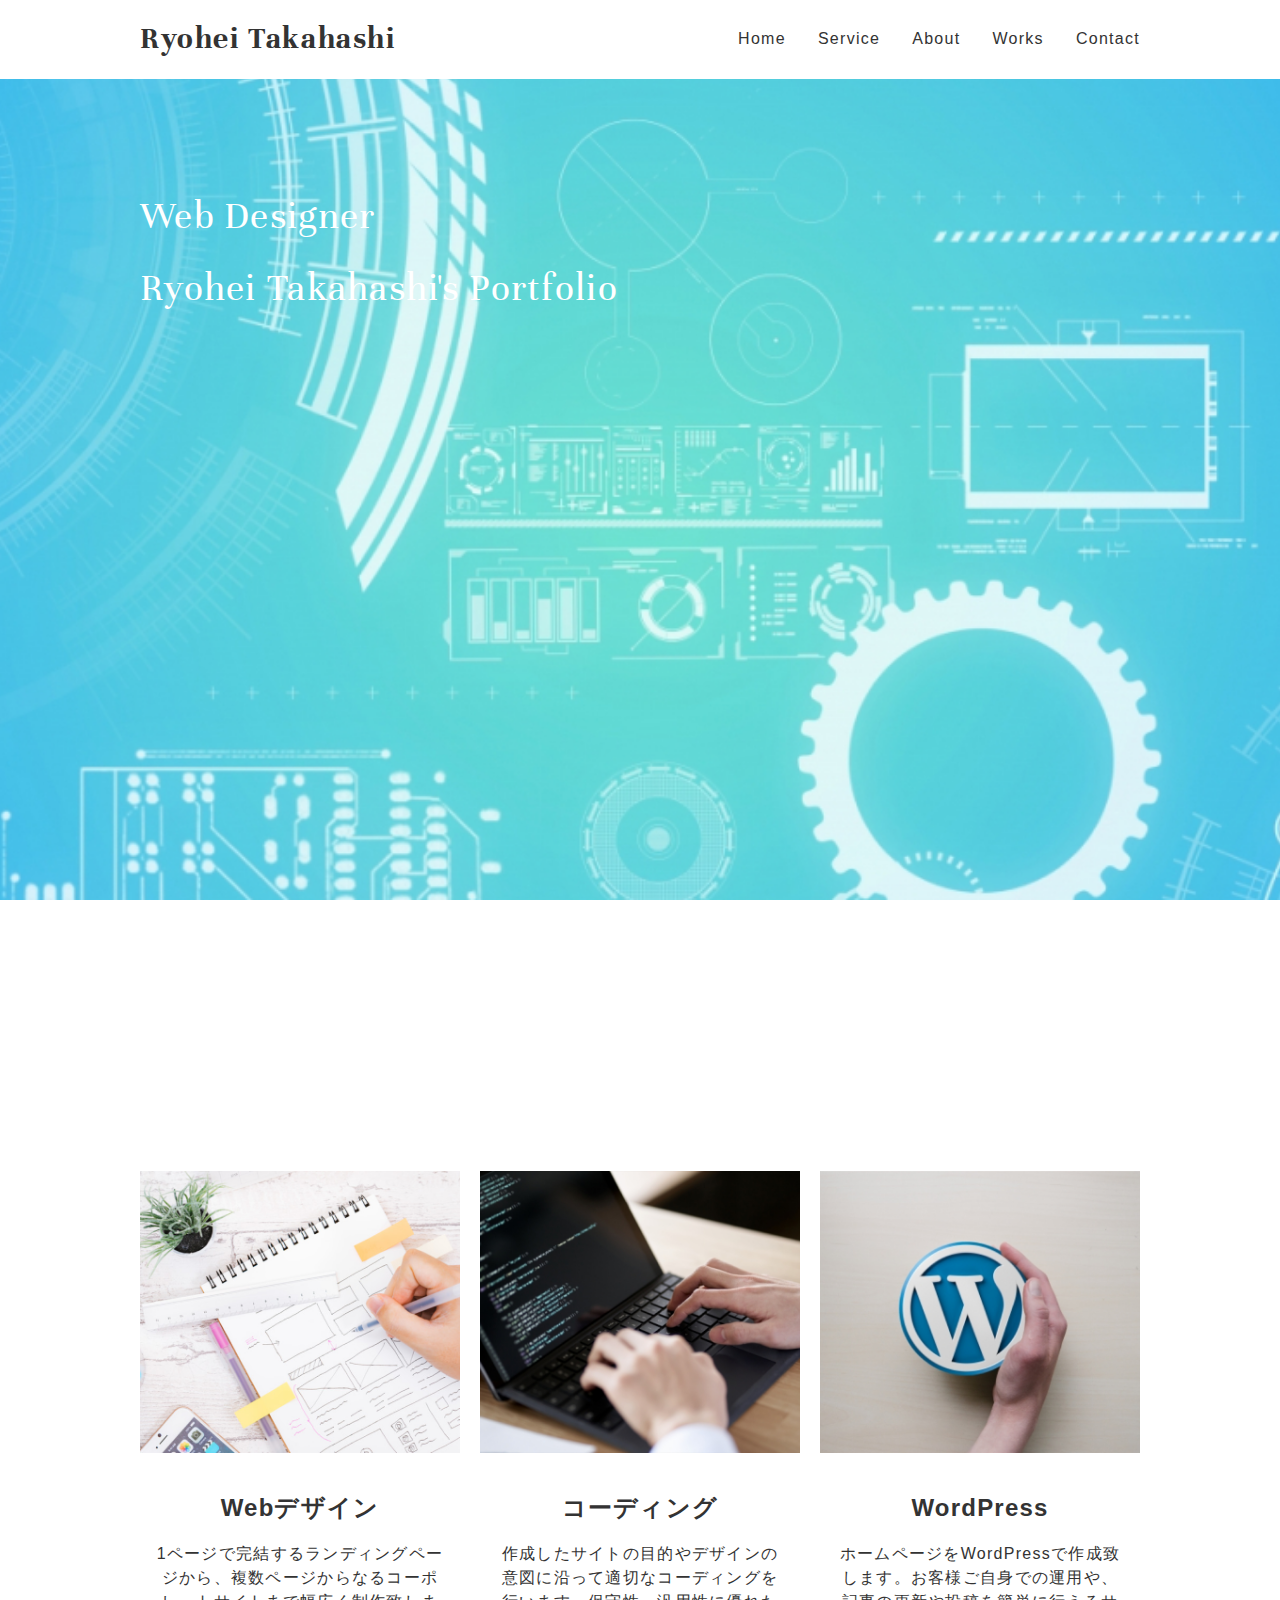
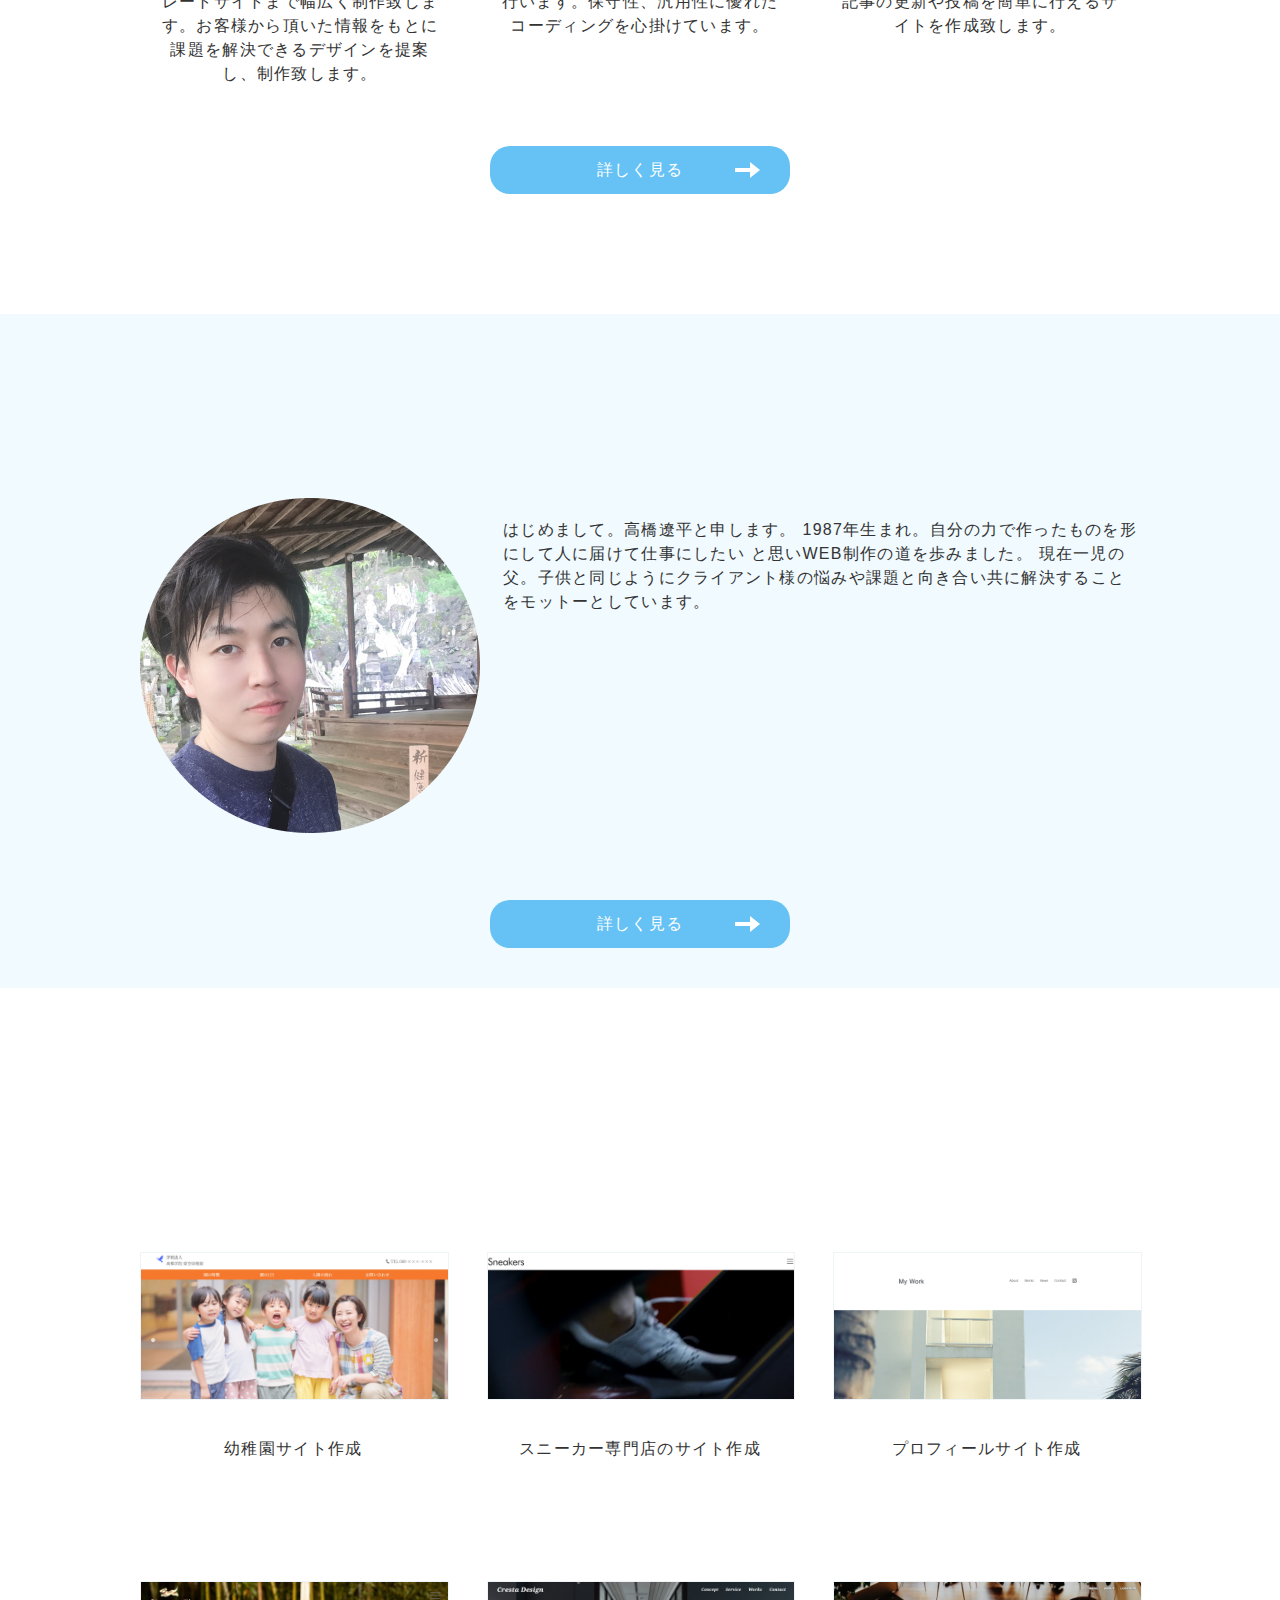
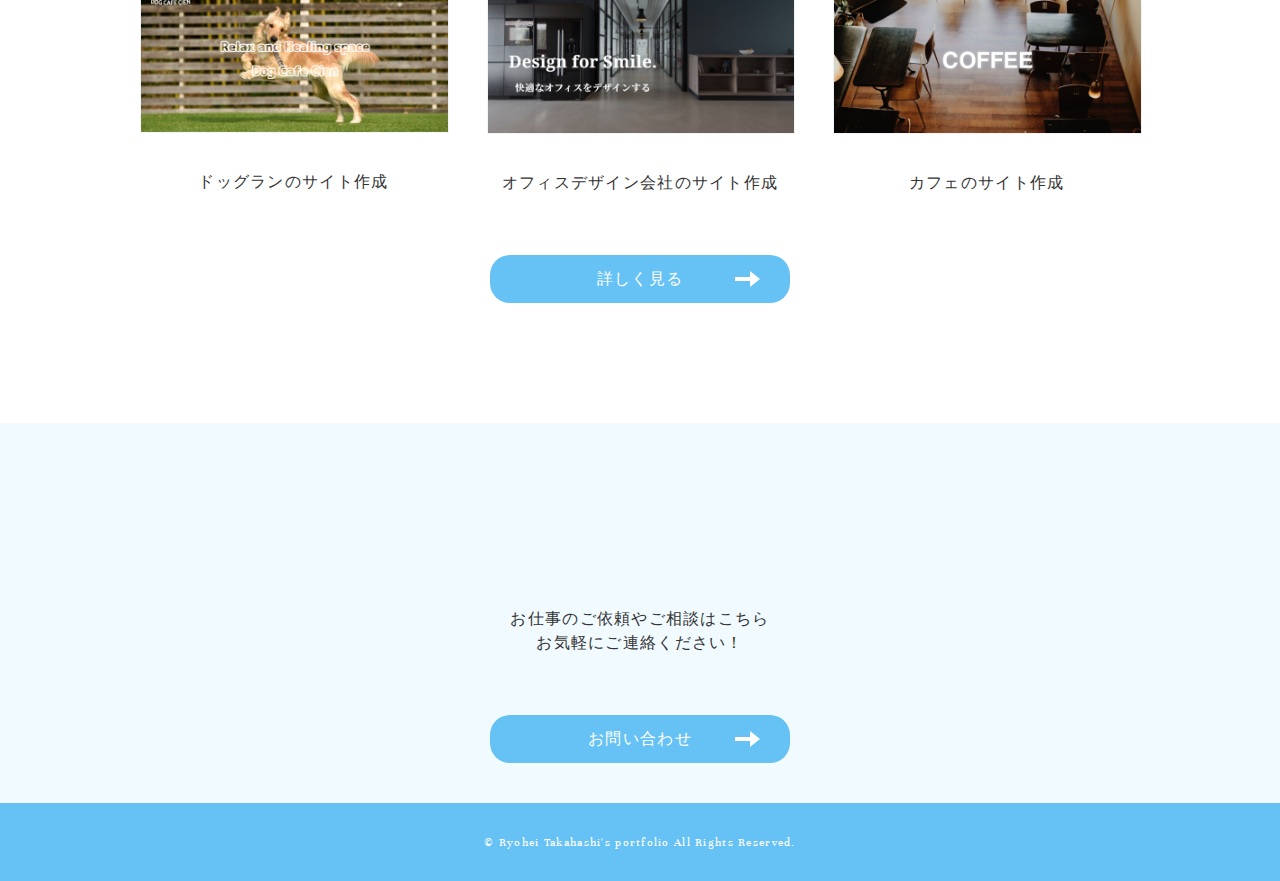
<file: HTML/index.html>
<!DOCTYPE html>
<html lang="ja">
<head>
    <meta charset="UTF-8">
    <meta http-equiv="X-UA-Compatible" content="IE=edge">
    <meta name="viewport" content="width=device-width, initial-scale=1.0">
    <link rel="stylesheet" href="../css/reset__css/reset.css">
    <link rel="stylesheet" href="../css/style_css/style.css">
    <!-- Unna font -->
    <link rel="preconnect" href="https://fonts.googleapis.com">
    <link rel="preconnect" href="https://fonts.gstatic.com" crossorigin>
    <link href="https://fonts.googleapis.com/css2?family=Unna:wght@400;700&display=swap" rel="stylesheet">
    <link rel="shortcut icon" href="../images/Top__img/R.png">
    <title>Ryohei Portfolio</title>
</head>
<body>
<!--==============================================================
    header
============================================================== -->
    <header>
        <div class="header__inner wrapper">
                <div class="header__logo">    
                    <h1>
                        <a href="#">Ryohei Takahashi</a>
                    </h1>
                </div>
                <div class="header__menu">
                    <nav>
                        <ul>
                            <li><a href="#">Home</a></li>
                            <li><a href="#">Service</a></li>
                            <li><a href="#">About</a></li>
                            <li><a href="#">Works</a></li>
                            <li><a href="#">Contact</a></li>
                        </ul>
                    </nav>
                </div>
            </header>
            <div class="toggle_btn" id="open">
                <i></i>
                <i></i>
                <i></i>
            </div>
        </div>

    <div class="sp__menu">
        <nav>
            <ul>
                <li><a href="#">Home</a></li>
                <li><a href="#">Service</a></li>
                <li><a href="#">About</a></li>
                <li><a href="#">Works</a></li>
                <li><a href="#">Contact</a></li>
            </ul>
        </nav>
    </div>


<!--==============================================================
    first__view
==============================================================-->
<div class="first__view">
    <img src="../images/Top__img/first__view.jpg" alt="ファーストビュー画像">
    <div class="wrapper">
    <p>Web Designer<br>
        Ryohei Takahashi's Portfolio</p>
    </div>
</div>


<!--==============================================================
Service
============================================================== -->
<div class="wrapper">
<section class="Service">
    <div class="section__title fadein">
    <h2>Service</h2>
    <p>出来ること</p>
</div>

        <ul class="Service__list">
            <li>
                <img src="../images/Top__img/Service__Webdesign.png" alt="Webデザイン画像">
                <h3>Webデザイン</h3>
                <p>1ページで完結するランディングページから、複数ページからなるコーポレートサイトまで幅広く制作致します。お客様から頂いた情報をもとに課題を解決できるデザインを提案し、制作致します。</p>
            </li>
            <li>
                <img src="../images/Top__img/Service__coding.png" alt="コーディング画像">
                <h3>コーディング</h3>
                <p>作成したサイトの目的やデザインの意図に沿って適切なコーディングを行います。保守性、汎用性に優れたコーディングを心掛けています。</p>
            </li>
            <li>
                <img src="../images/Top__img/Service__WordPress.png" alt="WordPress画像">
                <h3>WordPress</h3>
                <p>ホームページをWordPressで作成致します。お客様ご自身での運用や、記事の更新や投稿を簡単に行えるサイトを作成致します。</p>
            </li>
        </ul>

    <div class="button__more">
        <a href="#">詳しく見る</a>
    </div>

</section>
</div>
<!-- wrapper  -->

<!--==============================================================
AboutMe
============================================================== -->
<section class="AboutMe">
    <div class="wrapper">
    <div class="section__title fadein">
        <h2>About</h2>
        <p>制作者について</p>
    </div>

    <div class="AboutMe__introduction">
        <div class="AboutMe__img--left">
            <img src="../images/Top__img/AboutMe__img.png" alt="自己紹介、画像">
        </div>

        <div class="AboutMe__text--right">
            <p>はじめまして。高橋遼平と申します。
                1987年生まれ。自分の力で作ったものを形にして人に届けて仕事にしたい
                と思いWEB制作の道を歩みました。
                現在一児の父。子供と同じようにクライアント様の悩みや課題と向き合い共に解決することをモットーとしています。
            </p>
        </div>
    </div>
    <div class="button__more">
        <a href="#">詳しく見る</a>
    </div>
</div>
</section>

<!--==============================================================
Works
============================================================== -->
<div class="wrapper">
    <section class="Works">
        <div class="section__title fadein">
            <h2>Works</h2>
            <p>制作実績</p>
        </div>

    <ul>
        <li>
            <a href="#">
                <img src="../images/Top__img/Works_Kindergarden.png" alt="幼稚園サイト画像">
                <p>幼稚園サイト作成</p>
            </a>
            </li>
        <li>
            <a href="#">
                <img src="../images/Top__img/Works__Sneakers.png" alt="スニーカー専門店の画像">
                <p>スニーカー専門店のサイト作成</p>
            </a>
        </li>
        <li>
            <a href="#">
                <img src="../images/Top__img/Works__ProfileSite.png" alt="プロフィールサイト画像">
                <p>プロフィールサイト作成</p>
            </a>
        </li>
        <li>
            <a href="#">
                <img src="../images/Top__img/Works__Dogrun.png" alt="ドッグランサイト画像">
                <p>ドッグランのサイト作成</p>
            </a>
        </li>
        <li>
            <a href="#">
                <img src="../images/Top__img/Works__Officedesign.png" alt="オフィスデザイン会社の画像">
                <p>オフィスデザイン会社のサイト作成</p>
            </a>
        </li>
        <li>
            <a href="#">
                <img src="../images/Top__img/Works__CoffieSite.png" alt="カフェのサイト画像">
                <p>カフェのサイト作成</p>
            </a>
        </li>
    </ul>

    <div class="button__more">
        <a href="#">詳しく見る</a>
    </div>
    </section>
</div>

<!--==============================================================
contact
============================================================== -->
<div class="Contact">
    <div class="section__title fadein">
        <h2>Contact</h2>
        <p>お問い合わせ</p>
    </div>

    <p>お仕事のご依頼やご相談はこちら<br>
        お気軽にご連絡ください！
    </p>
<div class="wrapper">
    <div class="button__more ">
        <a href="#">お問い合わせ</a>
    </div>
</div>
</div>

<!--==============================================================
footer
============================================================== -->
<footer id="footer">
    <p><small>© Ryohei Takahashi's portfolio All Rights Reserved.</small></p>
</footer>

<script src="../javascript/main.js"></script>
</body>
</html>
</file>
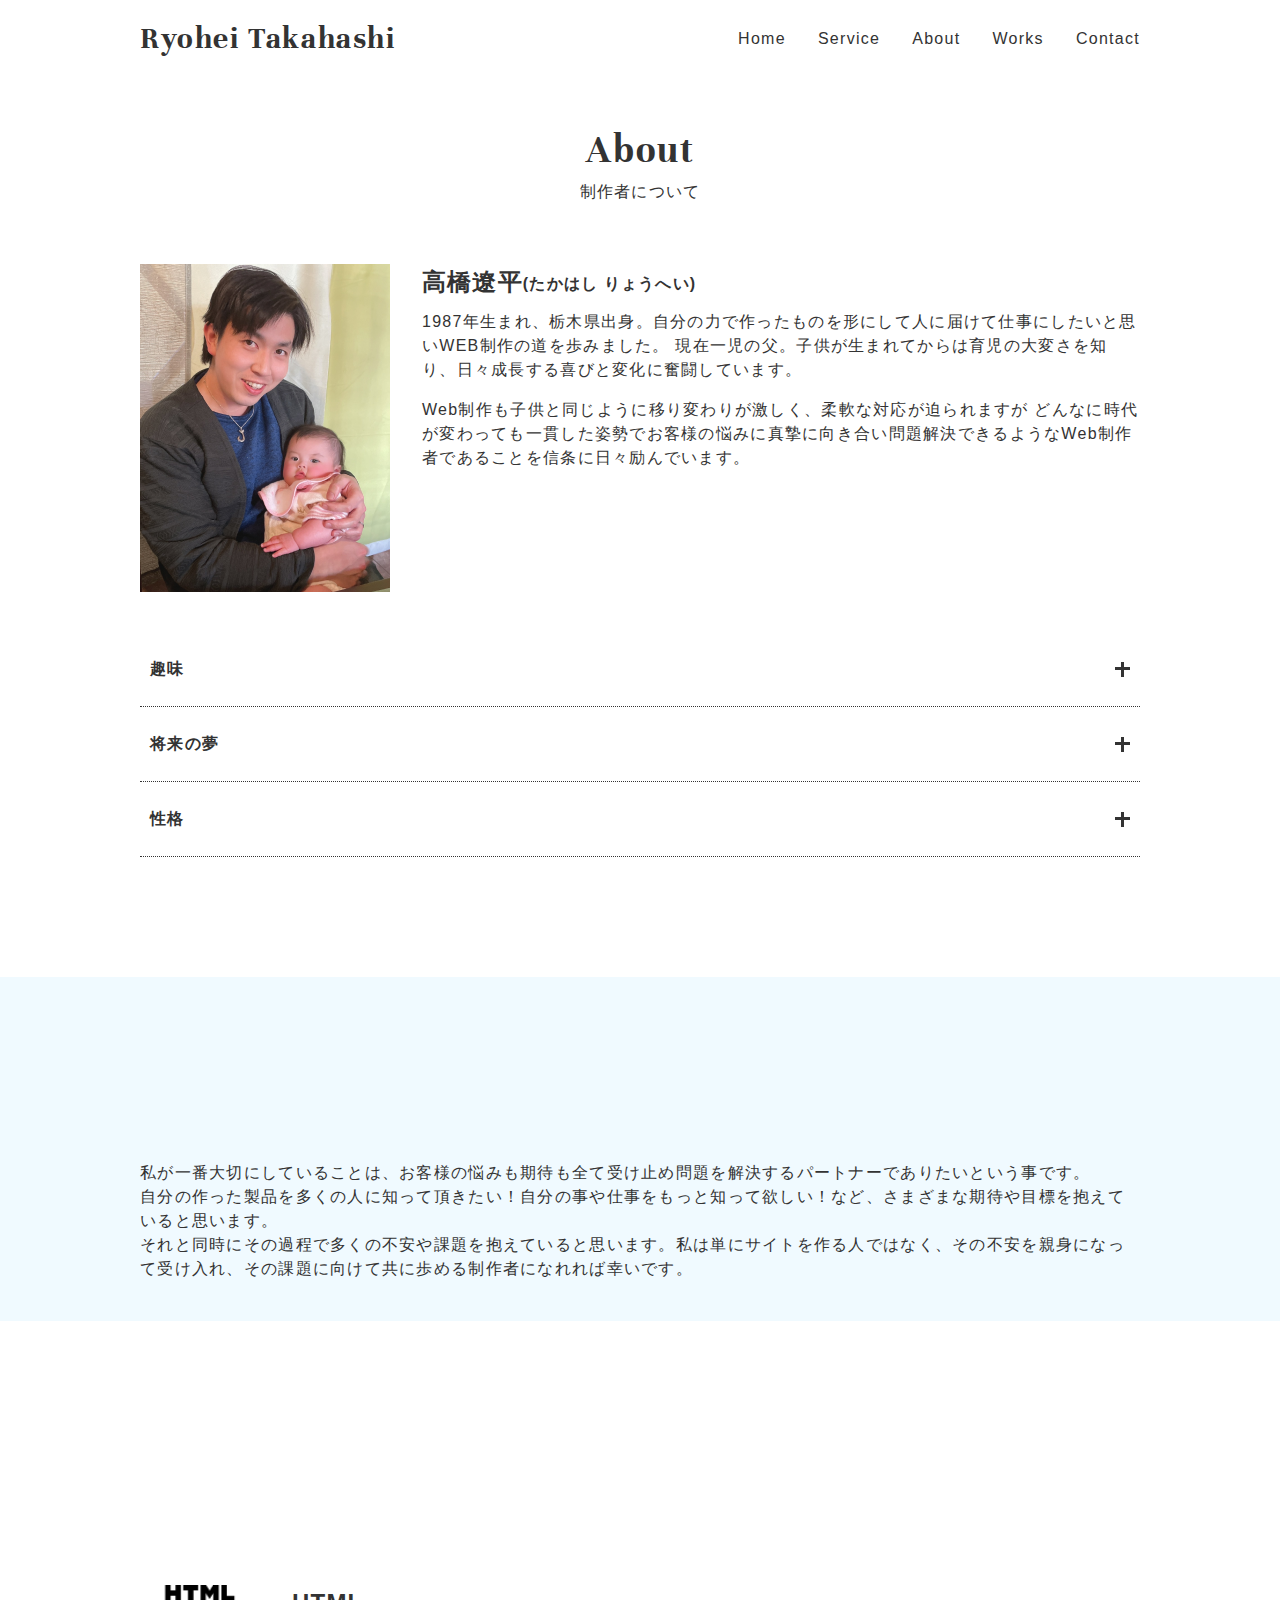
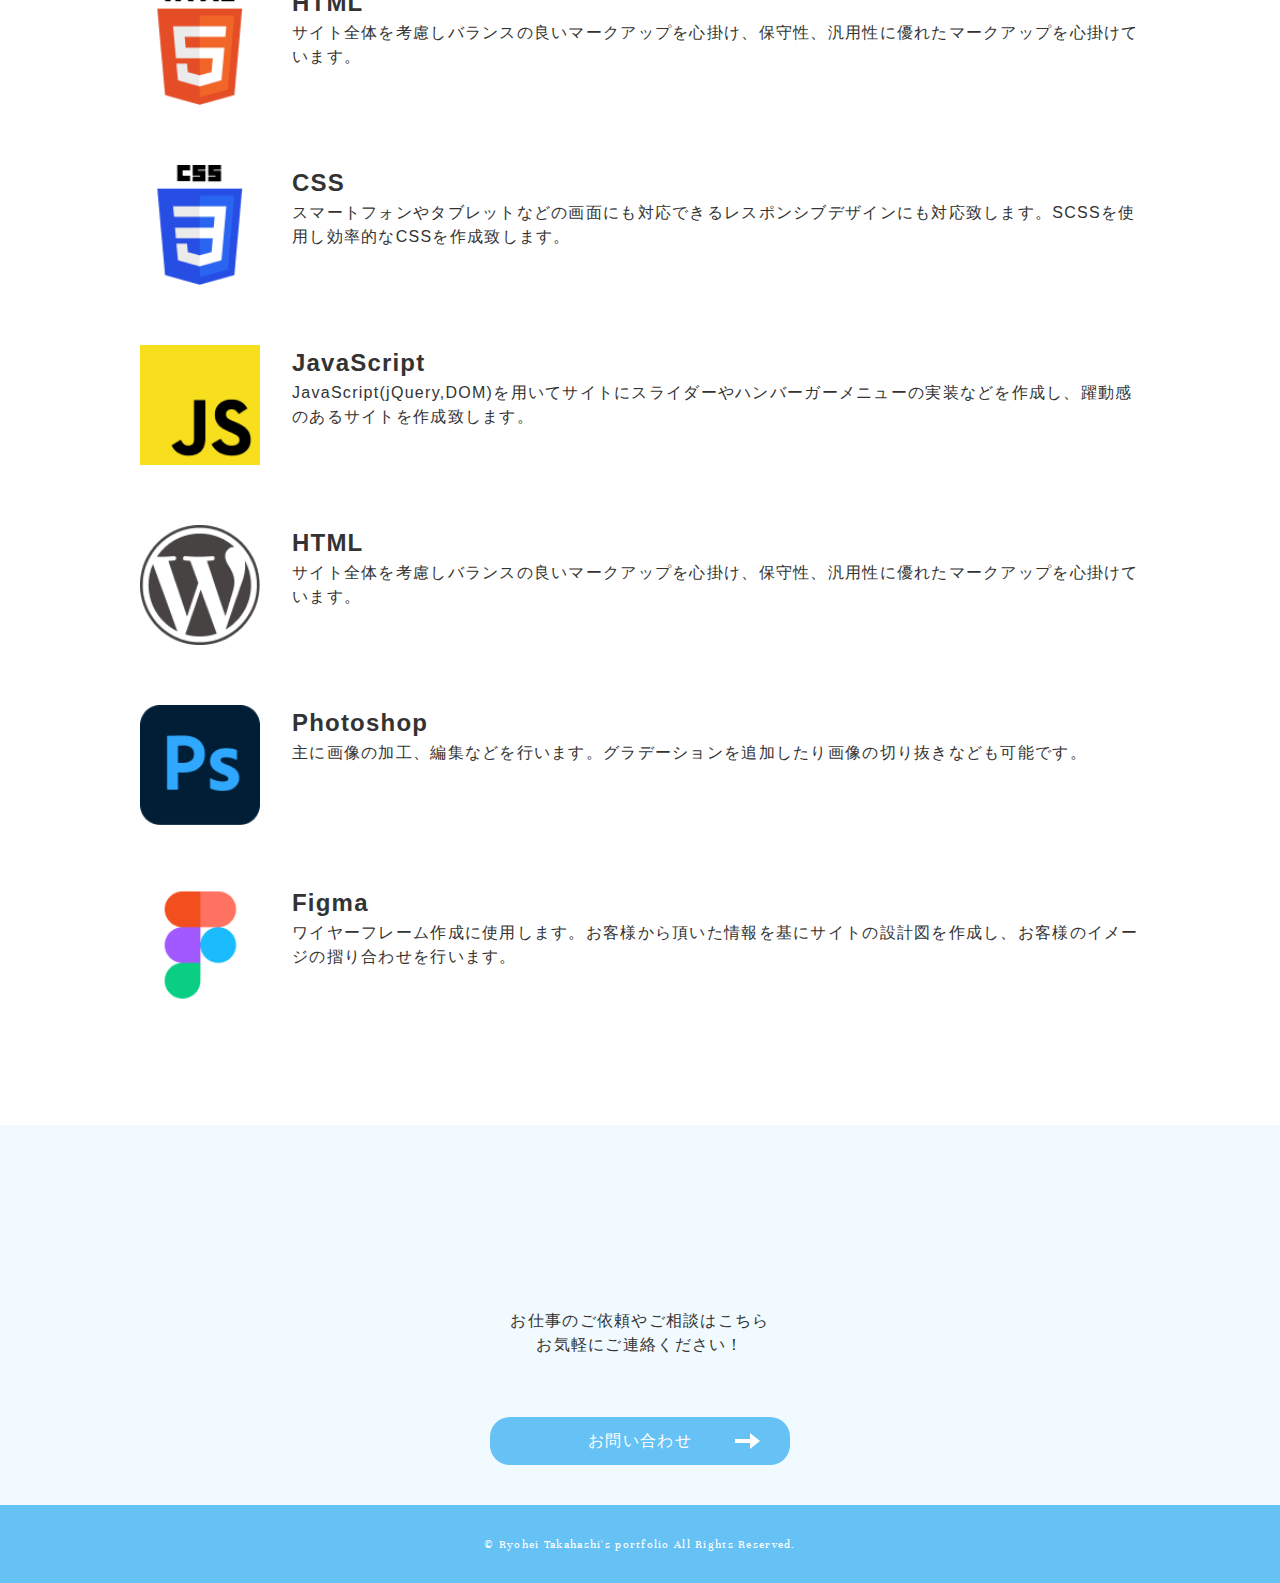
<file: HTML/About.html>
<!DOCTYPE html>
<html lang="ja">
<head>
    <meta charset="UTF-8">
    <meta http-equiv="X-UA-Compatible" content="IE=edge">
    <meta name="viewport" content="width=device-width, initial-scale=1.0">
    <link rel="stylesheet" href="../css/reset__css/reset.css">
    <link rel="stylesheet" href="../css/about__css/About.css">
    <!-- Unna font -->
    <link rel="preconnect" href="https://fonts.googleapis.com">
    <link rel="preconnect" href="https://fonts.gstatic.com" crossorigin>
    <link href="https://fonts.googleapis.com/css2?family=Unna:wght@400;700&display=swap" rel="stylesheet">
    <link rel="shortcut icon" href="../images/Top__img/R.png">
    <title>Ryohei Portfolio</title>
</head>
<body>

<!--==============================================================
    header
============================================================== -->
<header>
    <div class="header__inner wrapper">
            <div class="header__logo">    
                <h1>
                    <a href="#">Ryohei Takahashi</a>
                </h1>
            </div>
            <div class="header__menu">
                <nav>
                    <ul>
                        <li><a href="#">Home</a></li>
                        <li><a href="#">Service</a></li>
                        <li><a href="#">About</a></li>
                        <li><a href="#">Works</a></li>
                        <li><a href="#">Contact</a></li>
                    </ul>
                </nav>
            </div>
        </header>
        <div class="toggle_btn" id="open">
            <i></i>
            <i></i>
            <i></i>
        </div>
    </div>

<div class="sp__menu">
    <nav>
        <ul>
            <li><a href="#">Home</a></li>
            <li><a href="#">Service</a></li>
            <li><a href="#">About</a></li>
            <li><a href="#">Works</a></li>
            <li><a href="#">Contact</a></li>
        </ul>
    </nav>
</div>


<!--==============================================================
About
============================================================== -->
<div class="wrapper">
    <section class="About">
            <div class="section__title fadein">
                <h2>About</h2>
                <p>制作者について</p>
            </div>
            <div class="introduction">
                <img src="../images/About__img/About__img.png" alt="自己紹介画像">

                <div class="introduction__text">
                    <h3>高橋遼平<span>(たかはし りょうへい)</span></h3>

                    <p>1987年生まれ、栃木県出身。自分の力で作ったものを形にして人に届けて仕事にしたいと思いWEB制作の道を歩みました。
                        現在一児の父。子供が生まれてからは育児の大変さを知り、日々成長する喜びと変化に奮闘しています。</p>

                    <p>Web制作も子供と同じように移り変わりが激しく、柔軟な対応が迫られますが
                        どんなに時代が変わっても一貫した姿勢でお客様の悩みに真摯に向き合い問題解決できるようなWeb制作者であることを信条に日々励んでいます。</p>
                </div>
            </div>

            <div class="accordion">

                <div class="accordion__question">
                    <h4>趣味</h4>
                    <div class="cross__line">
                        <span></span>
                        <span></span>
                    </div>
                </div>
            
                <div class="accordion__answer">
                    <p><span>旅行</span><br>
                        行った（タイ、カンボジア、台湾、ブータン）行きたい（ヨーロッパ、ハワイ、アフリカ)</p>
                </div>
                <div class="accordion__question">
                    <h4>将来の夢</h4>
                    <div class="cross__line">
                        <span></span>
                        <span></span>
                    </div>
                </div>
            
                <div class="accordion__answer">
                    <p>家族を連れて世界一周！</p>
                </div>
                <div class="accordion__question">
                    <h4>性格</h4>
                    <div class="cross__line">
                        <span></span>
                        <span></span>
                    </div>
                </div>
            
                <div class="accordion__answer">
                    <p>堅実（一発で大きな事より小さくコツコツと大きくする）穏やか（とよく言われる）</p>
                </div>
            
            </div>
</div>
    </section>
</div>
<!--==============================================================
concept
============================================================== -->
    <section class="Concept">
        <div class="wrapper">
            <div class="section__title fadein">
                <h2>Concept</h2>
                <p>Web制作への想い</p>
            </div>

            <p class="Concept__text">私が一番大切にしていることは、お客様の悩みも期待も全て受け止め問題を解決するパートナーでありたいという事です。</p>
                <p class="Concept__text">自分の作った製品を多くの人に知って頂きたい！自分の事や仕事をもっと知って欲しい！など、さまざまな期待や目標を抱えていると思います。</p>
                <p class="Concept__text">それと同時にその過程で多くの不安や課題を抱えていると思います。私は単にサイトを作る人ではなく、その不安を親身になって受け入れ、その課題に向けて共に歩める制作者になれれば幸いです。
                </p>
        </div>
    </section>
<!--==============================================================
Skills
============================================================== -->
<div class="wrapper">
    <section class="Skills">
        <div class="section__title fadein">
            <h2>Skills</h2>
            <p>スキル</p>
        </div> 

        <ul>
            <li>
                <img src="../images/About__img/Skills__HTML.png" alt="スキル、HTML">
                <div class="Skills__text">
                    <h3>HTML</h3>
                    <p>サイト全体を考慮しバランスの良いマークアップを心掛け、保守性、汎用性に優れたマークアップを心掛けています。</p>
                </div>
            </li>
            <li>
                <img src="../images/About__img/Skills__CSS.png" alt="スキル、CSS">
                <div class="Skills__text">
                    <h3>CSS</h3>
                    <p>スマートフォンやタブレットなどの画面にも対応できるレスポンシブデザインにも対応致します。SCSSを使用し効率的なCSSを作成致します。</p>
                </div>
            </li>
            <li>
                <img src="../images/About__img/Skills__JavaScript.png" alt="スキル、JavaScript">
                <div class="Skills__text">
                    <h3>JavaScript</h3>
                    <p>JavaScript(jQuery,DOM)を用いてサイトにスライダーやハンバーガーメニューの実装などを作成し、躍動感のあるサイトを作成致します。</p>
                </div>
            </li>
            <li>
                <img src="../images/About__img/Skills__WordPress .png" alt="スキル、WordPress">
                <div class="Skills__text">
                    <h3>HTML</h3>
                    <p>サイト全体を考慮しバランスの良いマークアップを心掛け、保守性、汎用性に優れたマークアップを心掛けています。</p>
                </div>
            </li>
            <li>
                <img src="../images/About__img/Skills__Photoshop.png" alt="スキル、Photoshop">
                <div class="Skills__text">
                    <h3>Photoshop</h3>
                    <p>主に画像の加工、編集などを行います。グラデーションを追加したり画像の切り抜きなども可能です。</p>
                </div>
            </li>
            <li>
                <img src="../images/About__img/Skills__Figma.png" alt="スキル、Figma">
                <div class="Skills__text">
                    <h3>Figma</h3>
                    <p>ワイヤーフレーム作成に使用します。お客様から頂いた情報を基にサイトの設計図を作成し、お客様のイメージの摺り合わせを行います。</p>
                </div>
            </li>
        </ul>
    </section>
</div>
<!--==============================================================
contact
============================================================== -->
<div class="Contact">
    <div class="section__title fadein">
        <h2>Contact</h2>
        <p>お問い合わせ</p>
    </div>

    <p>お仕事のご依頼やご相談はこちら<br>
        お気軽にご連絡ください！
    </p>
<div class="wrapper">
    <div class="button__more ">
        <a href="#">お問い合わせ</a>
    </div>
</div>
</div>

<!--==============================================================
footer
============================================================== -->
<footer id="footer">
    <p><small>© Ryohei Takahashi's portfolio All Rights Reserved.</small></p>
</footer>

<script src="../javascript/main.js"></script>
</body>
</html>
</file>
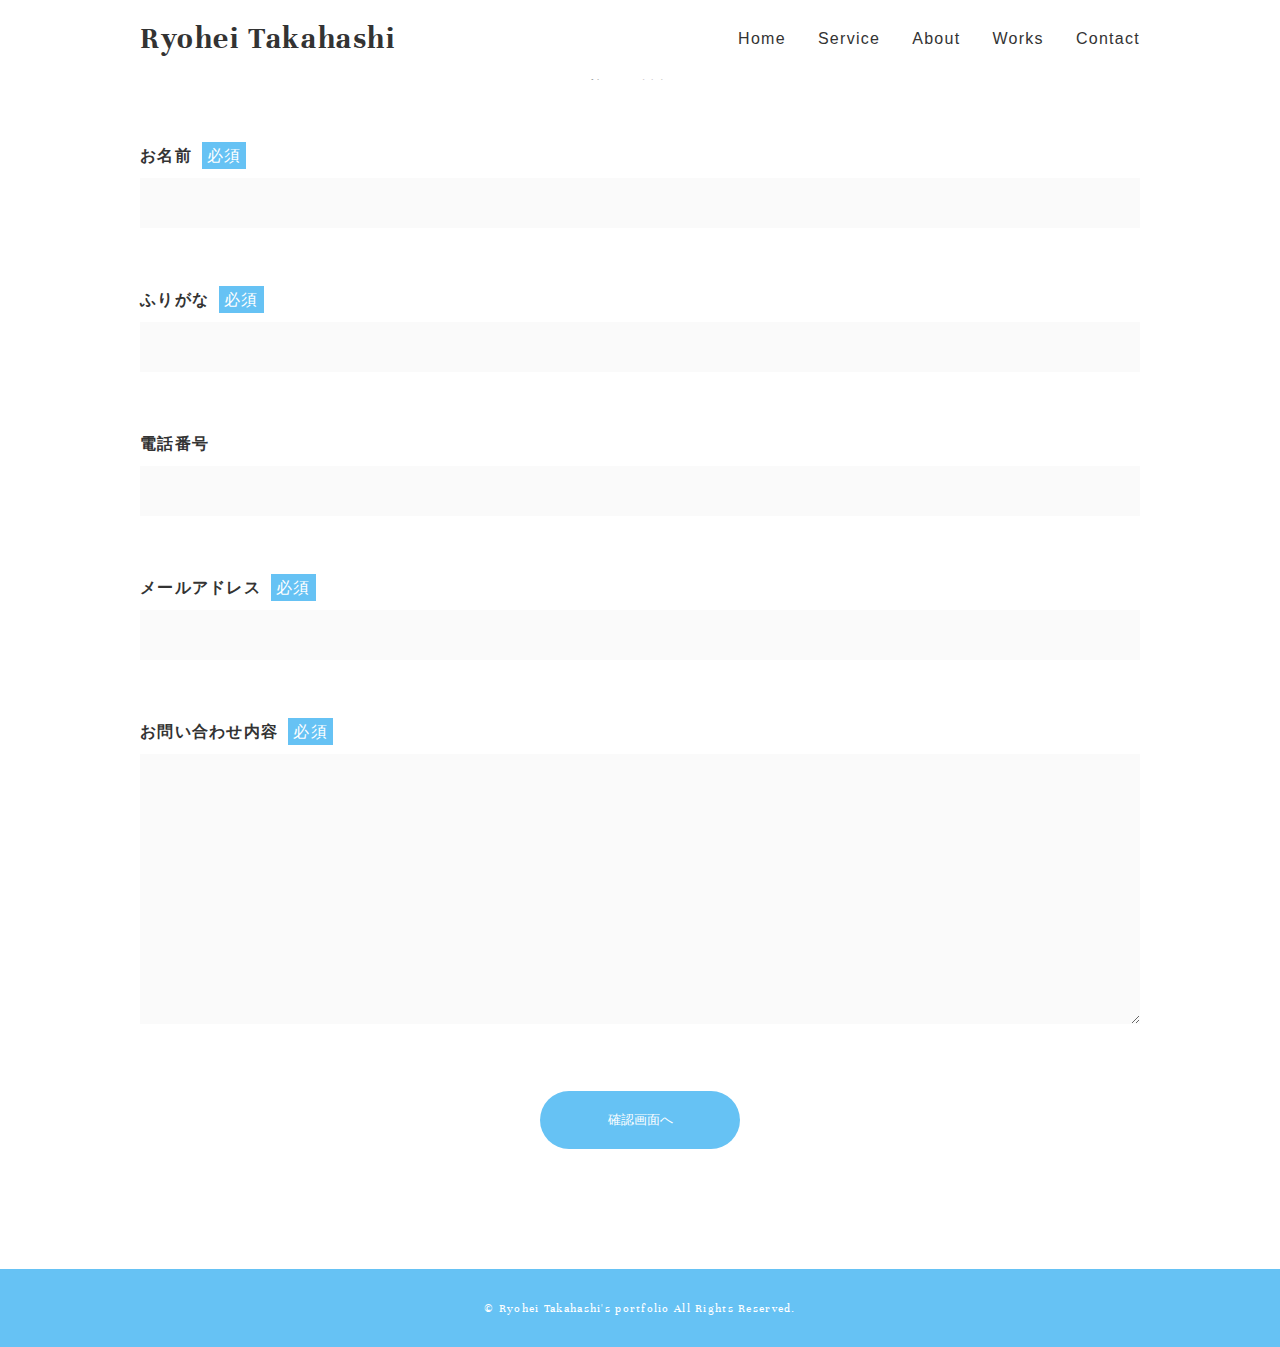
<file: HTML/Contact.html>
<!DOCTYPE html>
<html lang="ja">
<head>
    <meta charset="UTF-8">
    <meta http-equiv="X-UA-Compatible" content="IE=edge">
    <meta name="viewport" content="width=device-width, initial-scale=1.0">
    <link rel="stylesheet" href="../css/reset__css/reset.css">
    <link rel="stylesheet" href="../css/Contact__css/Contact.css">
    <!-- Unna font -->
    <link rel="preconnect" href="https://fonts.googleapis.com">
    <link rel="preconnect" href="https://fonts.gstatic.com" crossorigin>
    <link href="https://fonts.googleapis.com/css2?family=Unna:wght@400;700&display=swap" rel="stylesheet">
    <link rel="shortcut icon" href="../images/Top__img/R.png">
    <title>Ryohei Portfolio</title>
</head>
<body>

<!--==============================================================
    header
============================================================== -->
<header>
    <div class="header__inner wrapper">
            <div class="header__logo">    
                <h1>
                    <a href="#">Ryohei Takahashi</a>
                </h1>
            </div>
            <div class="header__menu">
                <nav>
                    <ul>
                        <li><a href="#">Home</a></li>
                        <li><a href="#">Service</a></li>
                        <li><a href="#">About</a></li>
                        <li><a href="#">Works</a></li>
                        <li><a href="#">Contact</a></li>
                    </ul>
                </nav>
            </div>
        </header>
        <div class="toggle_btn" id="open">
            <i></i>
            <i></i>
            <i></i>
        </div>
    </div>

<div class="sp__menu">
    <nav>
        <ul>
            <li><a href="#">Home</a></li>
            <li><a href="#">Service</a></li>
            <li><a href="#">About</a></li>
            <li><a href="#">Works</a></li>
            <li><a href="#">Contact</a></li>
        </ul>
    </nav>
</div>


<!--==============================================================
ContactPage
============================================================== -->
<section class="ContactPage wrapper">
    <div class="section__title fadein">
        <h2>Contact</h2>
        <p>お問い合わせ</p>
    </div>
    <div class="Contact__form">
        <ul>
            <li>
                <label for="name01">お名前<span class="must">必須</span></label>
                <input type="text" name="your-name01" id="name01">
            </li>
            <li>
                <label for="name02">ふりがな<span class="must">必須</span></label>
                <input type="text" name="your-name02" id="name02">
            </li>
            <li>
                <label for="number">電話番号</label>
                <input type="tel" name="your-number" id="number">
            </li>
            <li>
                <label for="address">メールアドレス<span class="must">必須</span></label>
                <input type="email" name="your-address" id="address">
            </li>
            <li>
                <label for="message">お問い合わせ内容<span class="must">必須</span></label>
                <textarea name="message" id="message" cols="30" rows="10"></textarea>
            </li>
        </ul>

        <div class="submit__btn">
            <input type="submit" value="確認画面へ" class="submit">
        </div>
    </div>
</section>


<!--==============================================================
footer
============================================================== -->
<footer id="footer">
    <p><small>© Ryohei Takahashi's portfolio All Rights Reserved.</small></p>
</footer>

<script src="../javascript/main.js"></script>
</body>
</html>
</file>
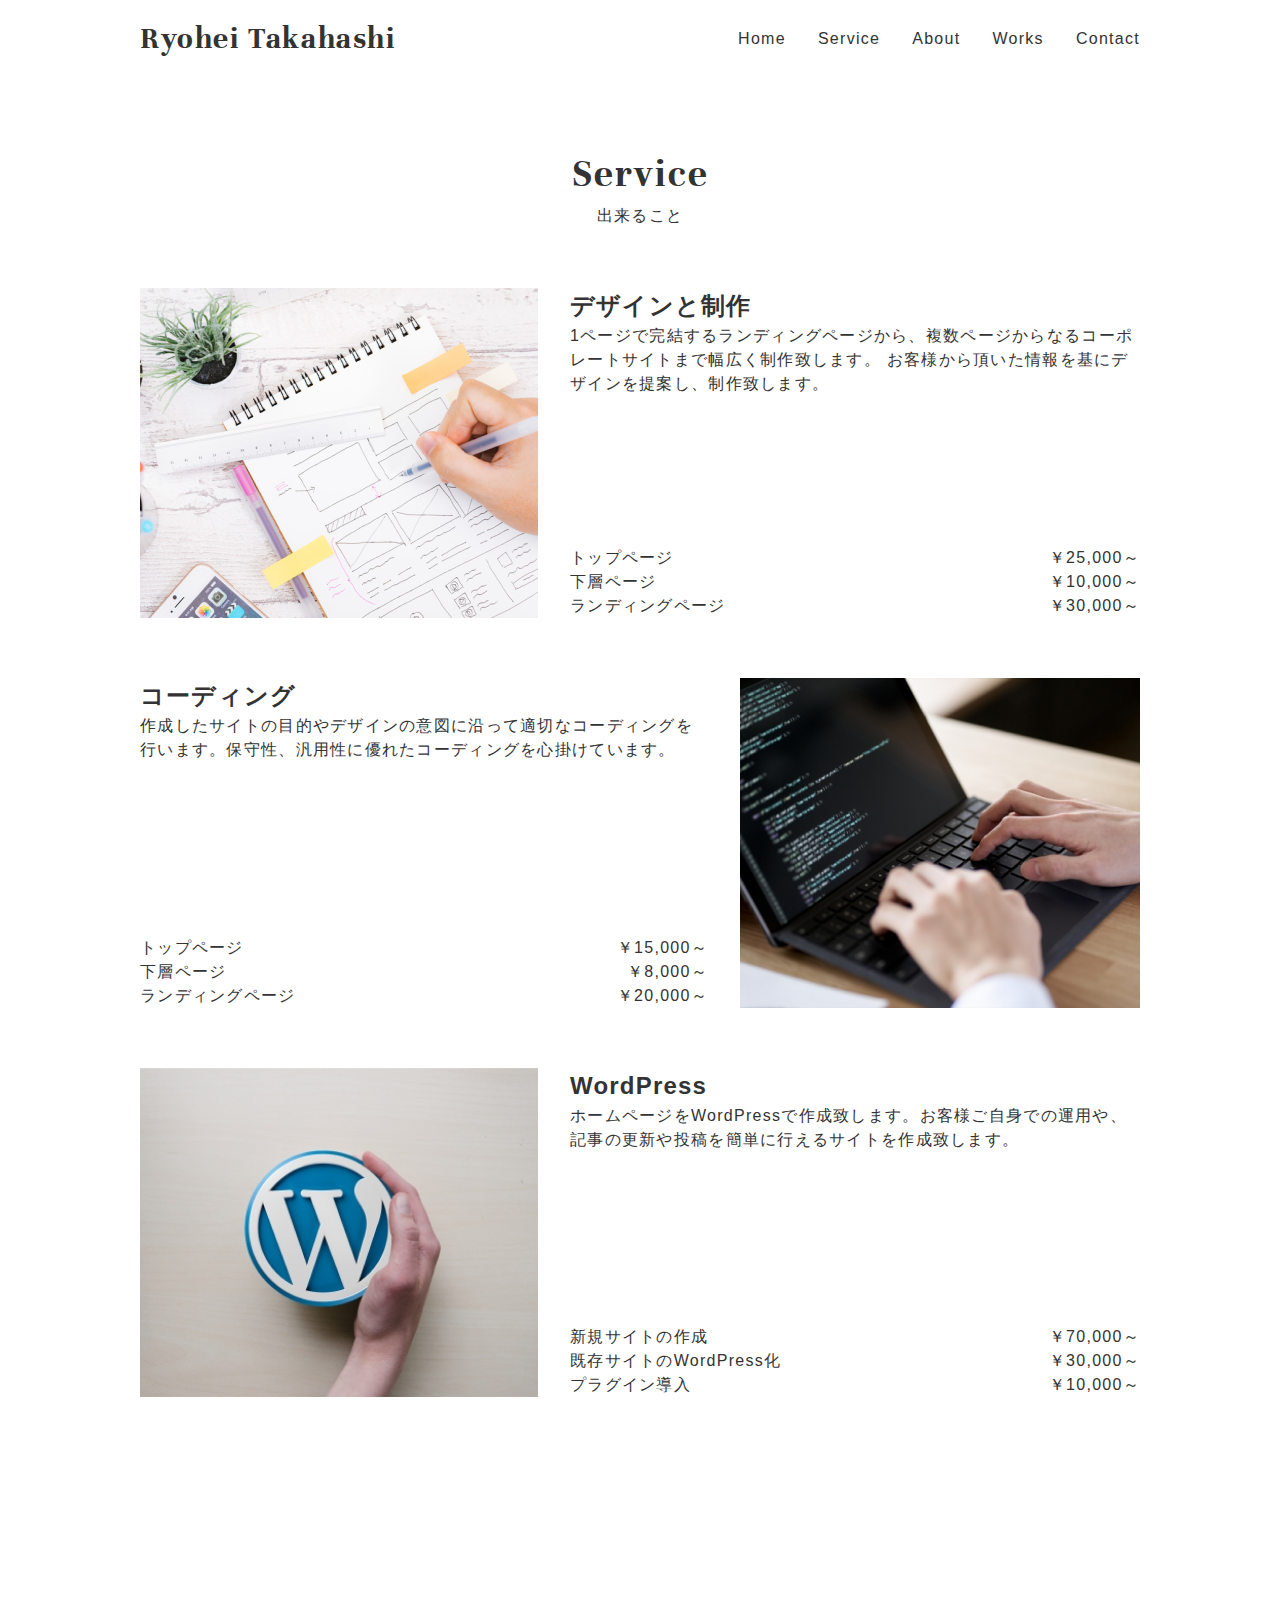
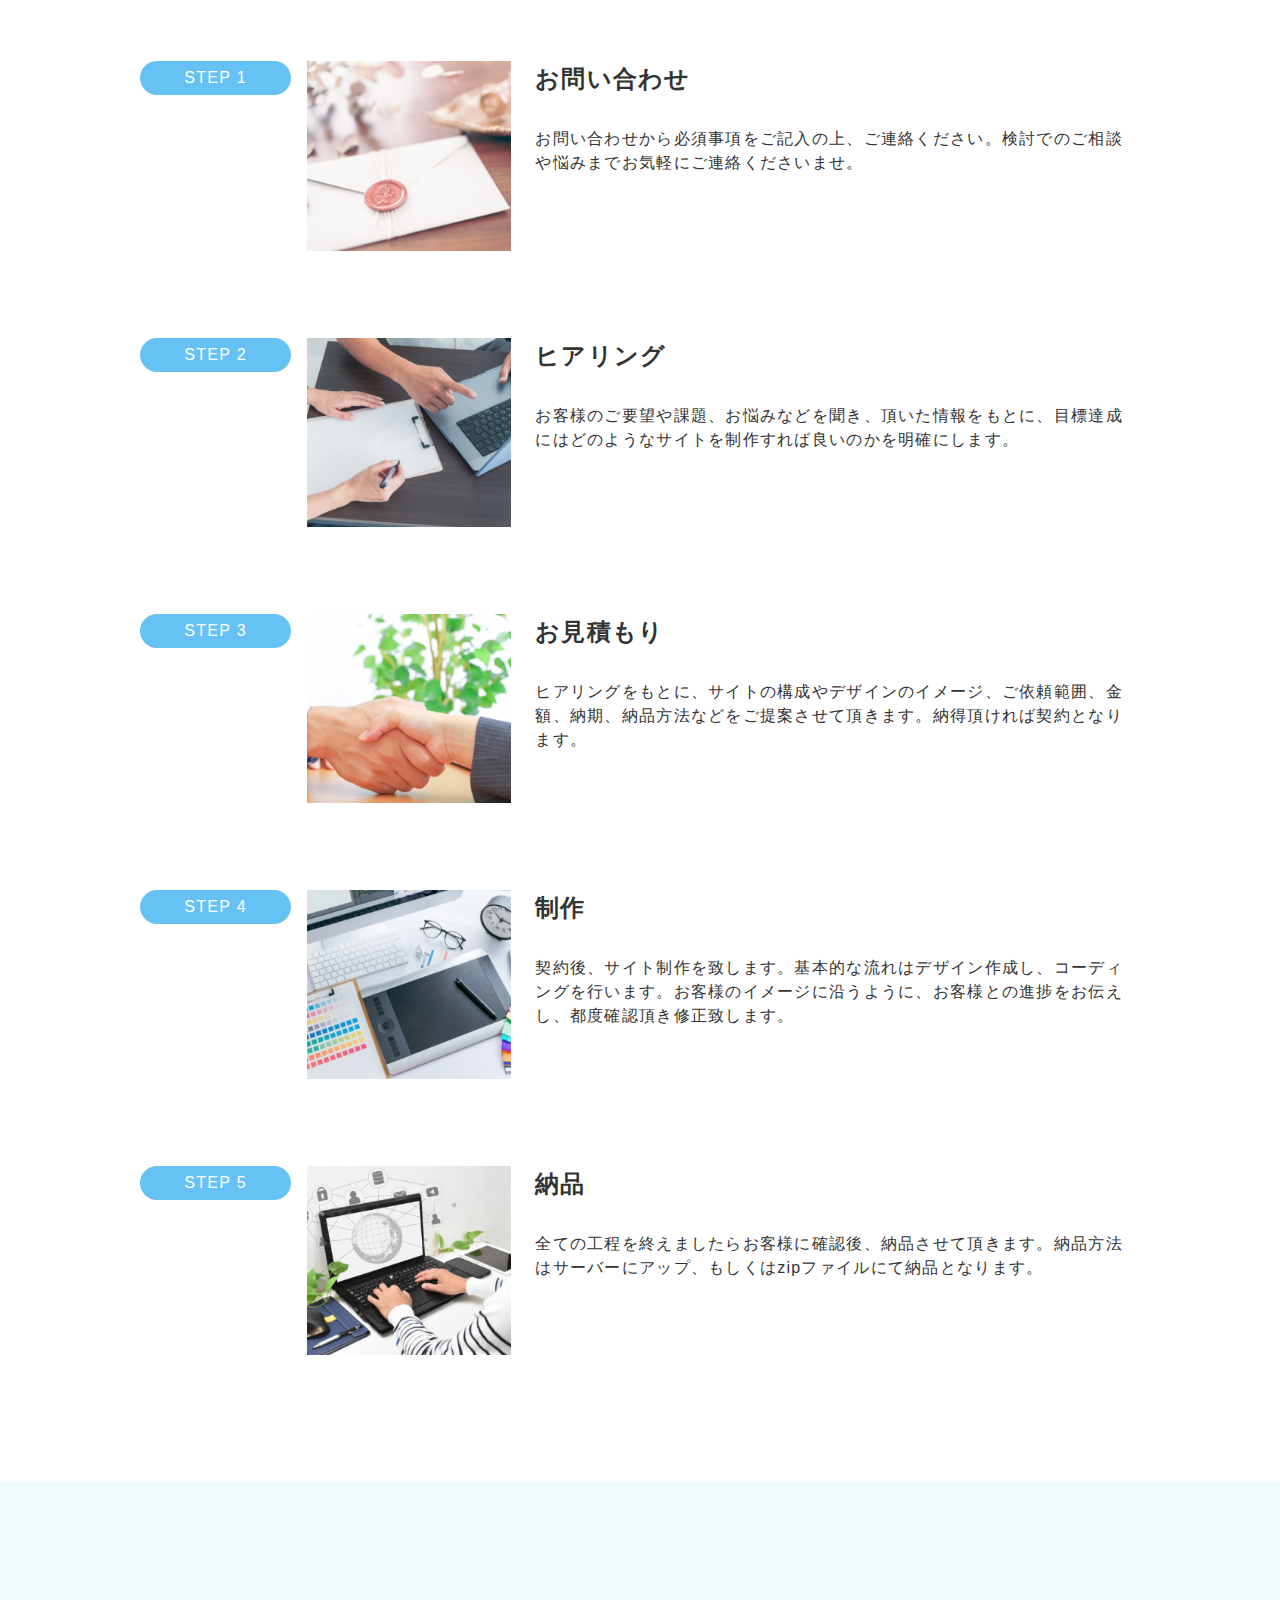
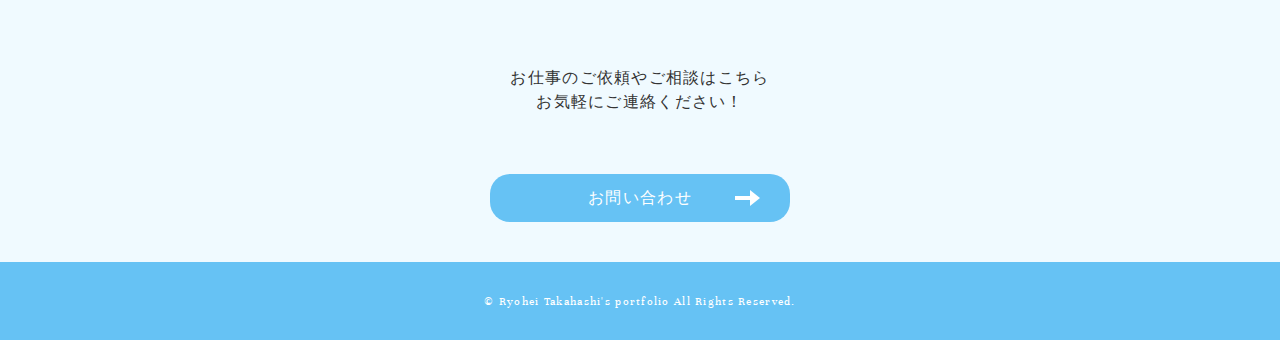
<file: HTML/Service.html>
<!DOCTYPE html>
<html lang="ja">
<head>
    <meta charset="UTF-8">
    <meta http-equiv="X-UA-Compatible" content="IE=edge">
    <meta name="viewport" content="width=device-width, initial-scale=1.0">
    <link rel="stylesheet" href="../css/reset__css/reset.css">
    <link rel="stylesheet" href="../css/Service__css/Service.css">
    <!-- Unna font -->
    <link rel="preconnect" href="https://fonts.googleapis.com">
    <link rel="preconnect" href="https://fonts.gstatic.com" crossorigin>
    <link href="https://fonts.googleapis.com/css2?family=Unna:wght@400;700&display=swap" rel="stylesheet">
    <link rel="shortcut icon" href="../images/Top__img/R.png">
    <title>Ryohei Portfolio</title>
</head>
<body>

<!--==============================================================
    header
============================================================== -->
<header>
    <div class="header__inner wrapper">
            <div class="header__logo">    
                <h1>
                    <a href="#">Ryohei Takahashi</a>
                </h1>
            </div>
            <div class="header__menu">
                <nav>
                    <ul>
                        <li><a href="#">Home</a></li>
                        <li><a href="#">Service</a></li>
                        <li><a href="#">About</a></li>
                        <li><a href="#">Works</a></li>
                        <li><a href="#">Contact</a></li>
                    </ul>
                </nav>
            </div>
        </header>
        <div class="toggle_btn" id="open">
            <i></i>
            <i></i>
            <i></i>
        </div>
    </div>

<div class="sp__menu">
    <nav>
        <ul>
            <li><a href="#">Home</a></li>
            <li><a href="#">Service</a></li>
            <li><a href="#">About</a></li>
            <li><a href="#">Works</a></li>
            <li><a href="#">Contact</a></li>
        </ul>
    </nav>
</div>

<!--==============================================================
Service
============================================================== -->
<div class="wrapper">
    <section class="Service">
        <div class="section__title fadein">
            <h2>Service</h2>
            <p>出来ること</p>
        </div>
        
        <ul>
            <li>
                <img src="../images/Service__img/Service__webdesign.png" alt="デザインと制作、画像">
                <div class="Service__text">
                    <h3>デザインと制作</h3>
                    <p>1ページで完結するランディングページから、複数ページからなるコーポレートサイトまで幅広く制作致します。
                        お客様から頂いた情報を基にデザインを提案し、制作致します。
                    </p>
                    <dl>
                    <div class="fee__list">
                        <dt>トップページ</dt>
                        <dd>￥25,000～</dd>
                    </div>
                    <div class="fee__list">
                        <dt>下層ページ</dt>
                        <dd>￥10,000～</dd>
                    </div>
                    <div class="fee__list">
                        <dt>ランディングページ</dt>
                        <dd>￥30,000～</dd>
                    </div>
                    </dl>
            </li>
            <li>
                <img src="../images/Service__img/Service__coding.png" alt="コーディング画像">
                <div class="Service__text">
                    <h3>コーディング</h3>
                    <p>作成したサイトの目的やデザインの意図に沿って適切なコーディングを行います。保守性、汎用性に優れたコーディングを心掛けています。
                    </p>
                    <dl>
                        <div class="fee__list">
                            <dt>トップページ</dt>
                            <dd>￥15,000～</dd>
                        </div>
                        <div class="fee__list">
                            <dt>下層ページ</dt>
                            <dd>￥8,000～</dd>
                        </div>
                        <div class="fee__list">
                            <dt>ランディングページ</dt>
                            <dd>￥20,000～</dd>
                        </div>
                    </dl>
            </li>
            <li>
                <img src="../images/Service__img/Service__wordpress.png" alt="WordPress">
                <div class="Service__text">
                    <h3>WordPress</h3>
                    <p>ホームページをWordPressで作成致します。お客様ご自身での運用や、記事の更新や投稿を簡単に行えるサイトを作成致します。
                    </p>
                    <dl>
                    <div class="fee__list">
                        <dt>新規サイトの作成</dt>
                        <dd>￥70,000～</dd>
                    </div>
                    <div class="fee__list">
                        <dt>既存サイトのWordPress化</dt>
                        <dd>￥30,000～</dd>
                    </div>
                        <div class="fee__list">
                        <dt>プラグイン導入</dt>
                        <dd>￥10,000～</dd>
                    </div>
                    </dl>
            </li>
        </ul>
    </section>
<!--==============================================================
Flow
============================================================== -->
    <section class="Flow">
        <div class="section__title fadein">
            <h2>Flow</h2>
            <p>制作の流れ</p>
        </div>
        
        <ul>
            <li>
                    <div class="Flow__circles">
                        <p>STEP 1</p>
                        <span class="circle1 fadein"></span>
                        <span class="circle2 fadein"></span>
                        <span class="circle3 fadein"></span>
                    </div>
                    
                    <div class="Flow__img">
                        <img src="../images/Service__img/Flow__contact.png" alt="お問い合わせ、画像">
                    </div>
                <div class="Flow__text">
                    <h3>お問い合わせ</h3>
                    <p>お問い合わせから必須事項をご記入の上、ご連絡ください。検討でのご相談や悩みまでお気軽にご連絡くださいませ。</p>
            </li>
            <li>
                    <div class="Flow__circles">
                        <p>STEP 2</p>
                        <span class="circle1 fadein"></span>
                        <span class="circle2 fadein"></span>
                        <span class="circle3 fadein"></span>
                    </div>
                    
                    <div class="Flow__img">
                        <img src="../images/Service__img/Flow__hearing.png" alt="ヒアリング、画像">
                    </div>
                <div class="Flow__text">
                    <h3>ヒアリング</h3>
                    <p>お客様のご要望や課題、お悩みなどを聞き、頂いた情報をもとに、目標達成にはどのようなサイトを制作すれば良いのかを明確にします。</p>
            </li>
            <li>
                
                    <div class="Flow__circles">
                        <p>STEP 3</p>
                        <span class="circle1 fadein"></span>
                        <span class="circle2 fadein"></span>
                        <span class="circle3 fadein"></span>
                    </div>
                    
                    <div class="Flow__img">
                        <img src="../images/Service__img/Flow__estimation.png" alt="お見積もり、画像">
                    </div>
                <div class="Flow__text">
                    <h3>お見積もり</h3>
                    <p>ヒアリングをもとに、サイトの構成やデザインのイメージ、ご依頼範囲、金額、納期、納品方法などをご提案させて頂きます。納得頂ければ契約となります。</p>
            </li>
            <li>
                    <div class="Flow__circles">
                        <p>STEP 4</p>
                        <span class="circle1 fadein"></span>
                        <span class="circle2 fadein"></span>
                        <span class="circle3 fadein"></span>
                    </div>
                    
                    <div class="Flow__img">
                        <img src="../images/Service__img/Flow__making.png" alt="制作制作、画像">
                    </div>
                <div class="Flow__text">
                    <h3>制作</h3>
                    <p>契約後、サイト制作を致します。基本的な流れはデザイン作成し、コーディングを行います。お客様のイメージに沿うように、お客様との進捗をお伝えし、都度確認頂き修正致します。</p>
            </li>
            <li>
                    <div class="Flow__circles">
                        <p>STEP 5</p>
                        <span class="circle1 fadein"></span>
                        <span class="circle2 fadein"></span>
                        <span class="circle3 fadein"></span>
                    </div>
                    
                    <div class="Flow__img">
                        <img src="../images/Service__img/Flow__delively.png" alt="納品、画像">
                    </div>
                <div class="Flow__text">
                    <h3>納品</h3>
                    <p>全ての工程を終えましたらお客様に確認後、納品させて頂きます。納品方法はサーバーにアップ、もしくはzipファイルにて納品となります。</p>
            </li>
        </ul>
    </section>
</div>

<!--==============================================================
contact
============================================================== -->
<div class="Contact">
    <div class="section__title fadein">
        <h2>Contact</h2>
        <p>お問い合わせ</p>
    </div>

    <p>お仕事のご依頼やご相談はこちら<br>
        お気軽にご連絡ください！
    </p>
<div class="wrapper">
    <div class="button__more ">
        <a href="#">お問い合わせ</a>
    </div>
</div>
</div>

<!--==============================================================
footer
============================================================== -->
<footer id="footer">
    <p><small>© Ryohei Takahashi's portfolio All Rights Reserved.</small></p>
</footer>

<script src="../javascript/main.js"></script>
</body>
</html>
</file>
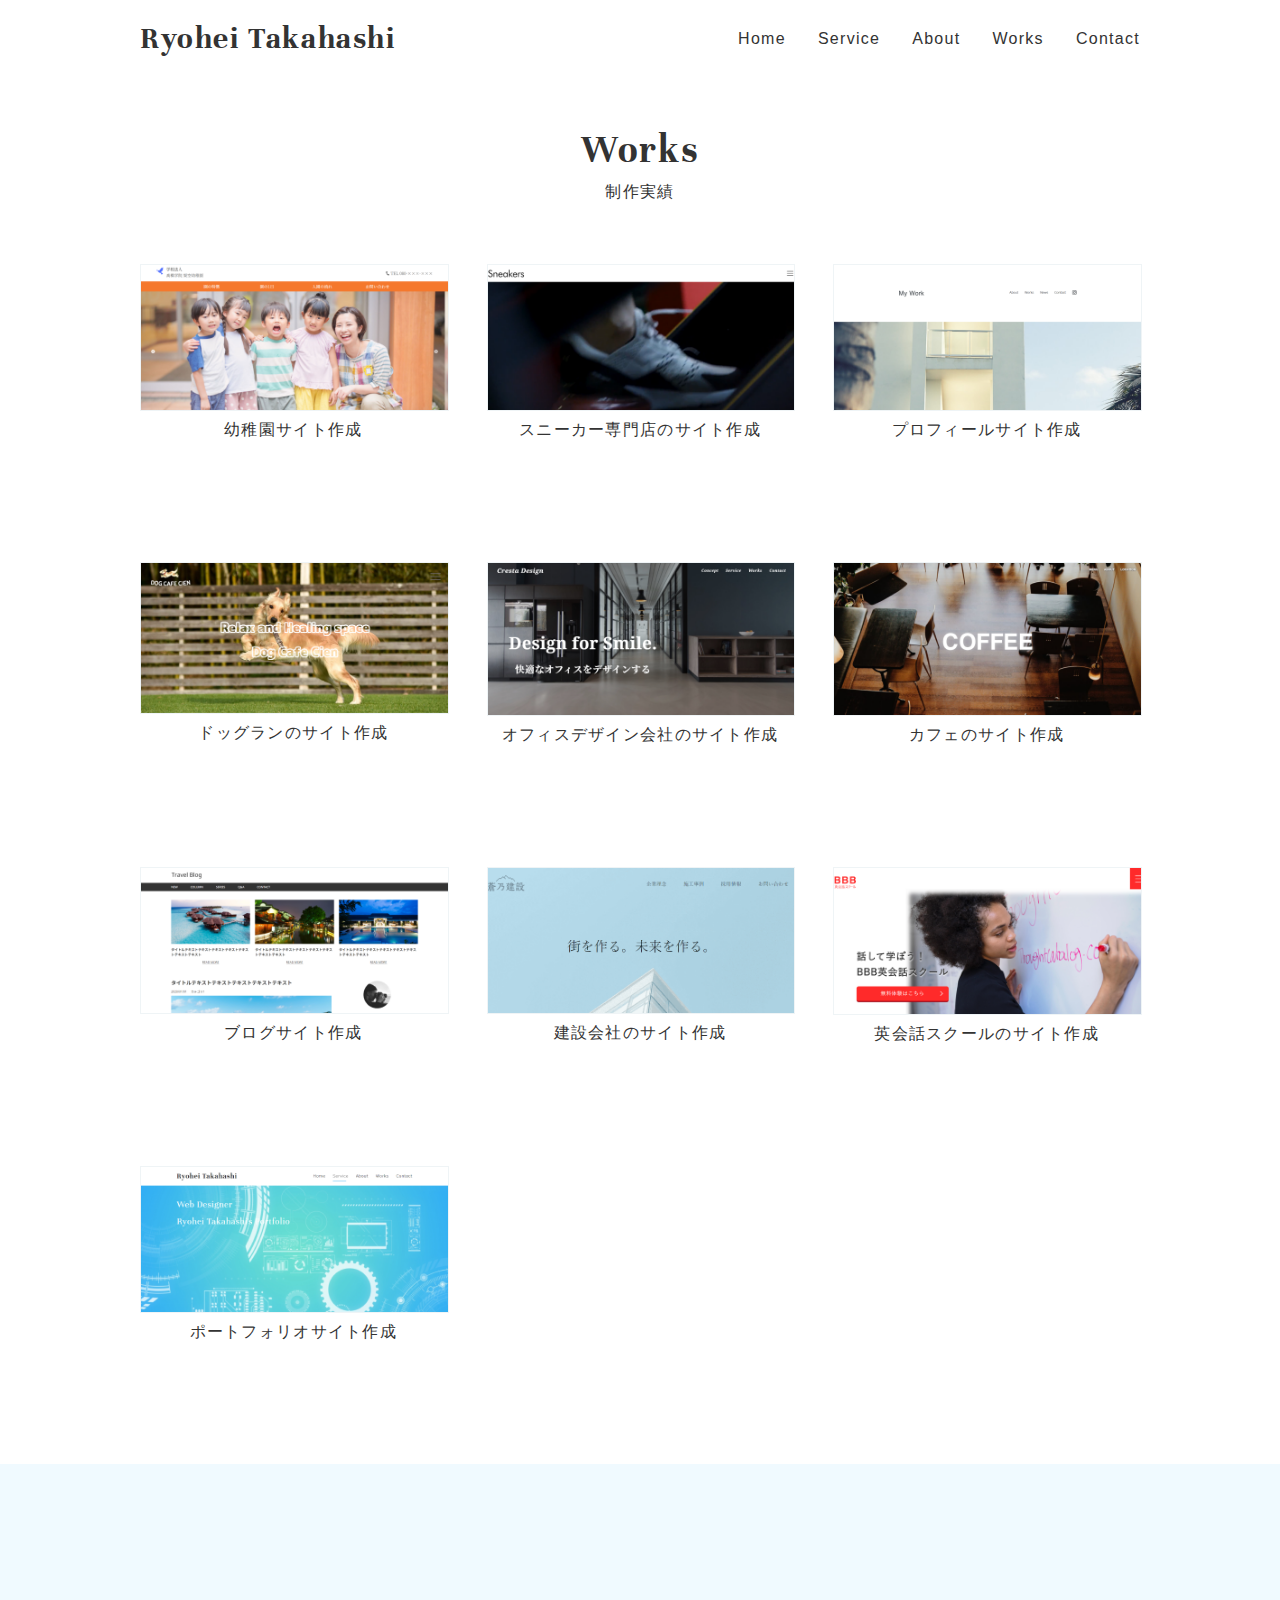
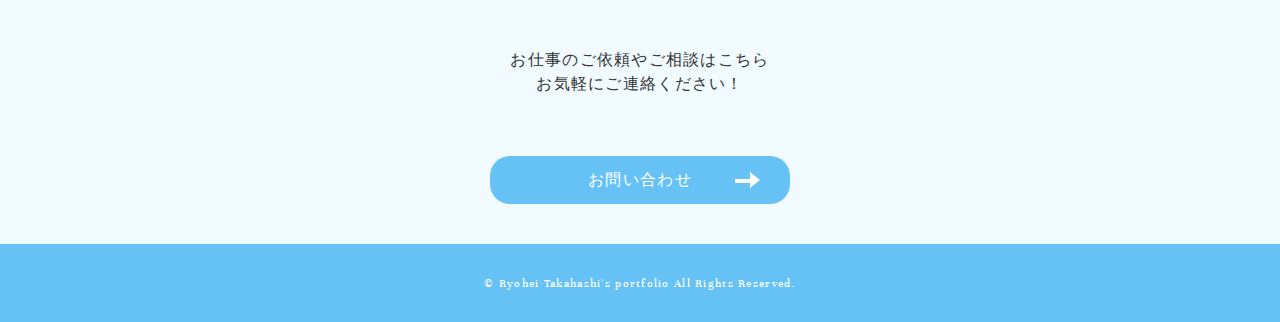
<file: HTML/Works__mainpage.html>
<!DOCTYPE html>
<html lang="ja">
<head>
    <meta charset="UTF-8">
    <meta http-equiv="X-UA-Compatible" content="IE=edge">
    <meta name="viewport" content="width=device-width, initial-scale=1.0">
    <link rel="stylesheet" href="../css/reset__css/reset.css">
    <link rel="stylesheet" href="../css/Works__css/Works__mainpage.css">
    <!-- Unna font -->
    <link rel="preconnect" href="https://fonts.googleapis.com">
    <link rel="preconnect" href="https://fonts.gstatic.com" crossorigin>
    <link href="https://fonts.googleapis.com/css2?family=Unna:wght@400;700&display=swap" rel="stylesheet">
    <link rel="shortcut icon" href="../images/Top__img/R.png">
    <title>Ryohei Portfolio</title>
</head>
<body>

<!--==============================================================
    header
============================================================== -->
<header>
    <div class="header__inner wrapper">
            <div class="header__logo">    
                <h1>
                    <a href="#">Ryohei Takahashi</a>
                </h1>
            </div>
            <div class="header__menu">
                <nav>
                    <ul>
                        <li><a href="#">Home</a></li>
                        <li><a href="#">Service</a></li>
                        <li><a href="#">About</a></li>
                        <li><a href="#">Works</a></li>
                        <li><a href="#">Contact</a></li>
                    </ul>
                </nav>
            </div>
        </header>
        <div class="toggle_btn" id="open">
            <i></i>
            <i></i>
            <i></i>
        </div>
    </div>

<div class="sp__menu">
    <nav>
        <ul>
            <li><a href="#">Home</a></li>
            <li><a href="#">Service</a></li>
            <li><a href="#">About</a></li>
            <li><a href="#">Works</a></li>
            <li><a href="#">Contact</a></li>
        </ul>
    </nav>
</div>


<!--==============================================================
About
============================================================== -->
<div class="wrapper">
    <section class="Works">
            <div class="section__title fadein">
                <h2>Works</h2>
                <p>制作実績</p>
            </div>

            <ul>
        <li>
            <a href="#">
                <img src="../images/Top__img/Works_Kindergarden.png" alt="幼稚園サイト画像">
                <p>幼稚園サイト作成</p>
            </a>
            </li>
        <li>
            <a href="#">
                <img src="../images/Top__img/Works__Sneakers.png" alt="スニーカー専門店の画像">
                <p>スニーカー専門店のサイト作成</p>
            </a>
        </li>
        <li>
            <a href="#">
                <img src="../images/Top__img/Works__ProfileSite.png" alt="プロフィールサイト画像">
                <p>プロフィールサイト作成</p>
            </a>
        </li>
        <li>
            <a href="#">
                <img src="../images/Top__img/Works__Dogrun.png" alt="ドッグランサイト画像">
                <p>ドッグランのサイト作成</p>
            </a>
        </li>
        <li>
            <a href="#">
                <img src="../images/Top__img/Works__Officedesign.png" alt="オフィスデザイン会社の画像">
                <p>オフィスデザイン会社のサイト作成</p>
            </a>
        </li>
        <li>
            <a href="#">
                <img src="../images/Top__img/Works__CoffieSite.png" alt="カフェのサイト画像">
                <p>カフェのサイト作成</p>
            </a>
        </li>
        <li>
            <a href="#">
                <img src="../images/Top__img/Works__Travel.png" alt="トラベルブログ画像">
                <p>ブログサイト作成</p>
            </a>
        </li>
        <li>
            <a href="#">
                <img src="../images/Top__img/Works__Aonokensetsu.png" alt="蒼乃建設画像">
                <p>建設会社のサイト作成</p>
            </a>
        </li>
        <li>
            <a href="#">
                <img src="../images/Top__img/Works__Englishschool.png" alt="英会話スクール画像">
                <p>英会話スクールのサイト作成</p>
            </a>
        </li>
        <li>
            <a href="#">
                <img src="../images/Top__img/Works__Myportfolio.png" alt="ポートフォリオサイト画像">
                <p>ポートフォリオサイト作成</p>
            </a>
        </li>
    </ul>
        
</div>
<!--==============================================================
contact
============================================================== -->
<div class="Contact">
    <div class="section__title fadein">
        <h2>Contact</h2>
        <p>お問い合わせ</p>
    </div>

    <p>お仕事のご依頼やご相談はこちら<br>
        お気軽にご連絡ください！
    </p>
<div class="wrapper">
    <div class="button__more ">
        <a href="#">お問い合わせ</a>
    </div>
</div>
</div>

<!--==============================================================
footer
============================================================== -->
<footer id="footer">
    <p><small>© Ryohei Takahashi's portfolio All Rights Reserved.</small></p>
</footer>

<script src="../javascript/main.js"></script>
</body>
</html>
</file>
<file: css/style_css/style.css>
/* ================================================================
body
================================================================ */
html {
  font-size: 62.5%;
  box-sizing: border-box;
}

body {
  font-size: 1.6rem;
  letter-spacing: 0.08em;
  line-height: 1.5;
  font-family: "Noto Sans JP", sans-serif;
  color: #333;
}

h1, h2 {
  font-family: "Unna", serif;
  letter-spacing: 0.05em;
}

h1 {
  font-size: 3.2rem;
}

h2 {
  font-size: 4rem;
  font-weight: bold;
  text-align: center;
}

h3 {
  font-size: 2.4rem;
  font-weight: bold;
  letter-spacing: 0.05em;
}

img {
  max-width: 100%;
  height: auto;
}

li {
  list-style: none;
}

a {
  text-decoration: none;
  color: #333;
  cursor: pointer;
}

.wrapper {
  max-width: 1000px;
  margin: 0 auto;
  padding: 0 100px;
}

.button__more {
  width: 300px;
  background-color: #66C2F4;
  border-radius: 20px;
  text-align: center;
  margin: 60px auto 0 auto;
}

.button__more a {
  color: #fff;
  display: inline-block;
  padding: 12px 0;
  width: 100%;
  position: relative;
}
.button__more a::before {
  content: "";
  top: 46%;
  right: 40px;
  width: 15px;
  height: 4px;
  background-color: #fff;
  position: absolute;
  transition: all 0.5s;
}
.button__more a::after {
  content: "";
  width: 0;
  height: 0;
  border-style: solid;
  border-width: 8px 0 8px 10px;
  border-color: transparent transparent transparent #fff;
  position: absolute;
  top: 50%;
  right: 30px;
  margin-top: -8px;
  transition: all 0.5s;
}
.button__more a:hover {
  opacity: 0.8;
}
.button__more a:hover::before {
  transform: translateX(10px);
}
.button__more a:hover::after {
  transform: translateX(10px);
}

section {
  margin: 120px 0;
}

.section__title {
  text-align: center;
  margin-bottom: 60px;
  opacity: 0;
  transform: translateY(30px);
  transition: opacity 0.8s, transform 0.8s;
}

.section__title.appear {
  opacity: 1;
  transform: translateY(0);
}

/*
================================================================
sp
================================================================
*/
@media screen and (max-width: 850px) {
  .wrapper {
    padding: 0 20px;
  }
}
@media screen and (max-width: 500px) {
  .wrapper {
    padding: 0 20px;
  }
  .button__more {
    margin: 60px auto 0 auto;
    width: 100%;
  }
}
/*
================================================================
header
================================================================
*/
header {
  height: 64px;
  padding-top: 15px;
  position: fixed;
  top: 0;
  background-color: #fff;
  width: 100%;
  z-index: 2;
}

.header__inner {
  display: flex;
  justify-content: space-between;
  align-items: center;
}

.header__menu nav ul {
  display: flex;
}
.header__menu nav ul li {
  margin-left: 32px;
  position: relative;
}
.header__menu nav ul li:hover {
  opacity: 0.8;
}
.header__menu nav ul li::after {
  content: "";
  width: 0;
  position: absolute;
  background-color: #66C2F4;
  bottom: -10px;
  height: 3px;
  transition: 0.8s;
  display: block;
}
.header__menu nav ul li:hover::after {
  width: 100%;
}

/*
================================================================
humbergur menu
================================================================
*/
.toggle_btn {
  display: block;
  width: 3rem;
  height: 2.3rem;
  position: absolute;
  top: 32px;
  right: 100px;
  position: fixed;
  z-index: 999;
  display: none;
}

.toggle_btn:hover {
  cursor: pointer;
}

.toggle_btn i {
  display: block;
  width: 100%;
  height: 4px;
  background-color: #6e6666;
  position: absolute;
  transition: all 0.5s;
  z-index: 999;
}

.toggle_btn i:nth-child(1) {
  top: 0;
}

.toggle_btn i:nth-child(2) {
  top: 0;
  bottom: 0;
  margin: auto;
}

.toggle_btn i:nth-child(3) {
  bottom: 0;
}

.toggle_btn.show i:nth-child(1) {
  transform: translateY(10px) rotate(-40deg);
  background: #fff;
}

.toggle_btn.show i:nth-child(2) {
  opacity: 0;
}

.toggle_btn.show i:nth-child(3) {
  transform: translateY(-10px) rotate(45deg);
  background: #fff;
}

.sp__menu {
  position: fixed;
  top: 0;
  left: 0;
  bottom: 0;
  right: 0;
  background-color: #66C2F4;
  text-align: center;
  transition: 0.8s;
  opacity: 0;
  pointer-events: none;
  transition: 0.8s;
  z-index: 2;
  display: none;
}

.sp__menu.panelactive {
  opacity: 1;
  pointer-events: auto;
  transition: 0.8s;
}

.sp__menu nav ul {
  margin-top: 120px;
}
.sp__menu nav ul li {
  margin-bottom: 56px;
  display: block;
  transition: 0.8s;
}
.sp__menu nav ul li a {
  color: #fff;
  cursor: pointer;
}
.sp__menu nav ul li a:hover {
  opacity: 0.8;
}

/*
================================================================
sp
================================================================
*/
@media screen and (max-width: 960px) {
  .header__menu {
    display: none;
  }
  .toggle_btn {
    display: block;
  }
  .sp__menu {
    display: block;
  }
}
@media screen and (max-width: 850px) {
  .toggle_btn {
    right: 20px;
  }
}
@media screen and (max-width: 500px) {
  header h1 a {
    font-size: 2.4rem;
  }
}
/*
================================================================
Contact
================================================================
*/
.Contact {
  background-color: #F0FAFF;
  padding: 40px 0;
}
.Contact p {
  text-align: center;
}

/*
================================================================
footer
================================================================
*/
footer {
  background-color: #66C2F4;
}
footer p {
  padding: 30px 0;
  color: #fff;
  text-align: center;
  font-size: 1.2rem;
  font-family: "Unna", serif;
}

/*
================================================================
first__view
================================================================
*/
.first__view img {
  height: 100vh;
  position: relative;
  -o-object-fit: cover;
     object-fit: cover;
}

.first__view p {
  position: absolute;
  top: 20%;
  color: #fff;
  font-size: 4rem;
  font-family: "Unna", serif;
  line-height: 1.8;
}

/*
================================================================
Service
================================================================
*/
.Service__list {
  display: flex;
  justify-content: space-between;
}

.Service__list li {
  width: 32%;
}

.Service__list h3 {
  text-align: center;
  margin: 30px 0 16px 0;
}

.Service__list p {
  padding: 0 16px;
}

/*
================================================================
AboutMe
================================================================
*/
.AboutMe {
  background-color: #F0FAFF;
  padding: 40px 0;
}

.AboutMe__introduction {
  display: flex;
}

.AboutMe__img--left {
  width: 35%;
  margin-right: 20px;
}

.AboutMe__text--right {
  width: 65%;
  padding-top: 20px;
}

/*
================================================================
Works
================================================================
*/
.Works ul {
  display: grid;
  grid-template-columns: repeat(3, 1fr);
  -moz-column-gap: 40px;
       column-gap: 40px;
  row-gap: 120px;
}

.Works ul li a {
  cursor: pointer;
  height: 120px;
  width: 100%;
  display: inline-block;
}
.Works ul li a:hover {
  opacity: 0.8;
}

li p {
  text-align: center;
}

.Works ul li img {
  margin-bottom: 30px;
  border: 1px solid #eff4f6;
}

/*
================================================================
sp 
================================================================
*/
@media screen and (max-width: 850px) {
  .first__view p {
    top: 50%;
    left: 50%;
    transform: translate(-50%, -50%);
    font-size: 3.2rem;
    text-align: center;
  }
}
@media screen and (max-width: 500px) {
  .first__view p {
    top: 50%;
    left: 50%;
    transform: translate(-50%, -50%);
    font-size: 3.2rem;
    text-align: center;
  }
  .Service__list {
    flex-direction: column;
  }
  .Service__list li {
    width: 100%;
    margin-bottom: 60px;
  }
  .Service__list li img {
    width: 100%;
  }
  .AboutMe__introduction {
    flex-direction: column;
  }
  .AboutMe__img--left {
    width: 100%;
    text-align: center;
    margin-bottom: 30px;
  }
  .AboutMe__text--right {
    width: 100%;
  }
  .Works ul {
    grid-template-columns: 100%;
    text-align: center;
    row-gap: 60px;
  }
  .Works ul li img {
    height: auto;
  }
}
/*# sourceMappingURL=style.css.map */
</file>
<file: css/about__css/About.css>
/* ================================================================
body
================================================================ */
html {
  font-size: 62.5%;
  box-sizing: border-box;
}

body {
  font-size: 1.6rem;
  letter-spacing: 0.08em;
  line-height: 1.5;
  font-family: "Noto Sans JP", sans-serif;
  color: #333;
}

h1, h2 {
  font-family: "Unna", serif;
  letter-spacing: 0.05em;
}

h1 {
  font-size: 3.2rem;
}

h2 {
  font-size: 4rem;
  font-weight: bold;
  text-align: center;
}

h3 {
  font-size: 2.4rem;
  font-weight: bold;
  letter-spacing: 0.05em;
}

img {
  max-width: 100%;
  height: auto;
}

li {
  list-style: none;
}

a {
  text-decoration: none;
  color: #333;
  cursor: pointer;
}

.wrapper {
  max-width: 1000px;
  margin: 0 auto;
  padding: 0 100px;
}

.button__more {
  width: 300px;
  background-color: #66C2F4;
  border-radius: 20px;
  text-align: center;
  margin: 60px auto 0 auto;
}

.button__more a {
  color: #fff;
  display: inline-block;
  padding: 12px 0;
  width: 100%;
  position: relative;
}
.button__more a::before {
  content: "";
  top: 46%;
  right: 40px;
  width: 15px;
  height: 4px;
  background-color: #fff;
  position: absolute;
  transition: all 0.5s;
}
.button__more a::after {
  content: "";
  width: 0;
  height: 0;
  border-style: solid;
  border-width: 8px 0 8px 10px;
  border-color: transparent transparent transparent #fff;
  position: absolute;
  top: 50%;
  right: 30px;
  margin-top: -8px;
  transition: all 0.5s;
}
.button__more a:hover {
  opacity: 0.8;
}
.button__more a:hover::before {
  transform: translateX(10px);
}
.button__more a:hover::after {
  transform: translateX(10px);
}

section {
  margin: 120px 0;
}

.section__title {
  text-align: center;
  margin-bottom: 60px;
  opacity: 0;
  transform: translateY(30px);
  transition: opacity 0.8s, transform 0.8s;
}

.section__title.appear {
  opacity: 1;
  transform: translateY(0);
}

/*
================================================================
sp
================================================================
*/
@media screen and (max-width: 850px) {
  .wrapper {
    padding: 0 20px;
  }
}
@media screen and (max-width: 500px) {
  .wrapper {
    padding: 0 20px;
  }
  .button__more {
    margin: 60px auto 0 auto;
    width: 100%;
  }
}
/*
================================================================
header
================================================================
*/
header {
  height: 64px;
  padding-top: 15px;
  position: fixed;
  top: 0;
  background-color: #fff;
  width: 100%;
  z-index: 2;
}

.header__inner {
  display: flex;
  justify-content: space-between;
  align-items: center;
}

.header__menu nav ul {
  display: flex;
}
.header__menu nav ul li {
  margin-left: 32px;
  position: relative;
}
.header__menu nav ul li:hover {
  opacity: 0.8;
}
.header__menu nav ul li::after {
  content: "";
  width: 0;
  position: absolute;
  background-color: #66C2F4;
  bottom: -10px;
  height: 3px;
  transition: 0.8s;
  display: block;
}
.header__menu nav ul li:hover::after {
  width: 100%;
}

/*
================================================================
humbergur menu
================================================================
*/
.toggle_btn {
  display: block;
  width: 3rem;
  height: 2.3rem;
  position: absolute;
  top: 32px;
  right: 100px;
  position: fixed;
  z-index: 999;
  display: none;
}

.toggle_btn:hover {
  cursor: pointer;
}

.toggle_btn i {
  display: block;
  width: 100%;
  height: 4px;
  background-color: #6e6666;
  position: absolute;
  transition: all 0.5s;
  z-index: 999;
}

.toggle_btn i:nth-child(1) {
  top: 0;
}

.toggle_btn i:nth-child(2) {
  top: 0;
  bottom: 0;
  margin: auto;
}

.toggle_btn i:nth-child(3) {
  bottom: 0;
}

.toggle_btn.show i:nth-child(1) {
  transform: translateY(10px) rotate(-40deg);
  background: #fff;
}

.toggle_btn.show i:nth-child(2) {
  opacity: 0;
}

.toggle_btn.show i:nth-child(3) {
  transform: translateY(-10px) rotate(45deg);
  background: #fff;
}

.sp__menu {
  position: fixed;
  top: 0;
  left: 0;
  bottom: 0;
  right: 0;
  background-color: #66C2F4;
  text-align: center;
  transition: 0.8s;
  opacity: 0;
  pointer-events: none;
  transition: 0.8s;
  z-index: 2;
  display: none;
}

.sp__menu.panelactive {
  opacity: 1;
  pointer-events: auto;
  transition: 0.8s;
}

.sp__menu nav ul {
  margin-top: 120px;
}
.sp__menu nav ul li {
  margin-bottom: 56px;
  display: block;
  transition: 0.8s;
}
.sp__menu nav ul li a {
  color: #fff;
  cursor: pointer;
}
.sp__menu nav ul li a:hover {
  opacity: 0.8;
}

/*
================================================================
sp
================================================================
*/
@media screen and (max-width: 960px) {
  .header__menu {
    display: none;
  }
  .toggle_btn {
    display: block;
  }
  .sp__menu {
    display: block;
  }
}
@media screen and (max-width: 850px) {
  .toggle_btn {
    right: 20px;
  }
}
@media screen and (max-width: 500px) {
  header h1 a {
    font-size: 2.4rem;
  }
}
/*
================================================================
Contact
================================================================
*/
.Contact {
  background-color: #F0FAFF;
  padding: 40px 0;
}
.Contact p {
  text-align: center;
}

/*
================================================================
footer
================================================================
*/
footer {
  background-color: #66C2F4;
}
footer p {
  padding: 30px 0;
  color: #fff;
  text-align: center;
  font-size: 1.2rem;
  font-family: "Unna", serif;
}

/*
================================================================
About
================================================================
*/
.introduction {
  display: flex;
}
.introduction img {
  margin-right: 32px;
}
.introduction h3 {
  margin-bottom: 10px;
}
.introduction span {
  font-size: 1.6rem;
  vertical-align: middle;
}
.introduction .introduction__text p:last-child {
  margin-top: 16px;
}

.accordion {
  margin-top: 40px;
}

.accordion__question {
  display: flex;
  position: relative;
  align-items: center;
  border-bottom: 1px dotted #333;
  padding: 15px 0;
  cursor: pointer;
}
.accordion__question h4 {
  padding: 10px;
}
.accordion__question:hover {
  background-color: #66C2F4;
  background-color: #66C2F4;
  transition: 0.8s;
}

.cross__line {
  display: block;
  width: 15px;
  height: 15px;
  position: absolute;
  right: 10px;
}

.cross__line span:nth-child(1) {
  display: block;
  width: 100%;
  background-color: #333;
  transition: 0.5s;
  height: 3px;
  position: absolute;
  top: 35%;
}

.cross__line span:nth-child(2) {
  display: block;
  height: 100%;
  background-color: #333;
  transition: 0.5s;
  width: 3px;
  position: absolute;
  right: 40%;
}

.cross__line.toggle span:nth-child(1) {
  transform: rotate(-180deg);
}

.cross__line.toggle span:nth-child(2) {
  transform: rotate(45deg);
  opacity: 0;
}

.accordion__answer {
  display: none;
  padding: 10px;
  background-color: rgba(102, 194, 244, 0.2);
}
.accordion__answer span {
  font-weight: bold;
}

.accordion__answer.appear {
  transition: 0.8s;
  -webkit-animation: 0.8s fadeIn;
          animation: 0.8s fadeIn;
  display: block;
}

@-webkit-keyframes fadeIn {
  0% {
    opacity: 0;
    transform: translateY(-10px);
  }
  100% {
    opacity: 1;
    transform: none;
  }
}

@keyframes fadeIn {
  0% {
    opacity: 0;
    transform: translateY(-10px);
  }
  100% {
    opacity: 1;
    transform: none;
  }
}
/*
================================================================
Concept
================================================================
*/
.Concept {
  background-color: #F0FAFF;
  padding: 40px 0;
}

/*
================================================================
Skills
================================================================
*/
.Skills ul li {
  display: flex;
  margin-bottom: 60px;
}
.Skills ul li img {
  margin-right: 32px;
  height: 120px;
  width: auto;
}
.Skills ul:last-child {
  margin-bottom: 0;
}

/*
================================================================
sp
================================================================
*/
@media (max-width: 700px) {
  .introduction {
    flex-direction: column;
  }
  .introduction img {
    width: 250px;
    height: 328px;
    margin: 0 auto;
  }
  .introduction__text {
    margin-top: 30px;
  }
  .introduction__text h3 {
    text-align: center;
  }
}
@media (max-width: 500px) {
  .Concept .Concept__text {
    margin-top: 20px;
  }
  .Skills ul li {
    flex-direction: column;
  }
  .Skills ul li img {
    margin: 0 auto;
  }
  .Skills ul li h3 {
    text-align: center;
    padding: 30px 0 10px 0;
  }
}
/*# sourceMappingURL=About.css.map */
</file>
<file: css/Contact__css/Contact.css>
@charset "UTF-8";
/*
Theme Name: ポートフォリオ　
Theme URI: 
Author: 高橋遼平
Author URI: 
Description: 高橋遼平のポートフォリオ
Version: 
License: 
*/
/* ================================================================
body
================================================================ */
html {
  font-size: 62.5%;
  box-sizing: border-box;
}

body {
  font-size: 1.6rem;
  letter-spacing: 0.08em;
  line-height: 1.5;
  font-family: "Noto Sans JP", sans-serif;
  color: #333;
}

h1, h2 {
  font-family: "Unna", serif;
  letter-spacing: 0.05em;
}

h1 {
  font-size: 3.2rem;
}

h2 {
  font-size: 4rem;
  font-weight: bold;
  text-align: center;
}

h3 {
  font-size: 2.4rem;
  font-weight: bold;
  letter-spacing: 0.05em;
}

img {
  max-width: 100%;
  height: auto;
}

li {
  list-style: none;
}

a {
  text-decoration: none;
  color: #333;
  cursor: pointer;
}

.wrapper {
  max-width: 1000px;
  margin: 0 auto;
  padding: 0 100px;
}

.button__more {
  width: 300px;
  background-color: #66C2F4;
  border-radius: 20px;
  text-align: center;
  margin: 60px auto 0 auto;
}

.button__more a {
  color: #fff;
  display: inline-block;
  padding: 12px 0;
  width: 100%;
  position: relative;
}
.button__more a::before {
  content: "";
  top: 46%;
  right: 40px;
  width: 15px;
  height: 4px;
  background-color: #fff;
  position: absolute;
  transition: all 0.5s;
}
.button__more a::after {
  content: "";
  width: 0;
  height: 0;
  border-style: solid;
  border-width: 8px 0 8px 10px;
  border-color: transparent transparent transparent #fff;
  position: absolute;
  top: 50%;
  right: 30px;
  margin-top: -8px;
  transition: all 0.5s;
}
.button__more a:hover {
  opacity: 0.8;
}
.button__more a:hover::before {
  transform: translateX(10px);
}
.button__more a:hover::after {
  transform: translateX(10px);
}

section {
  margin: 120px 0;
}

.section__title {
  text-align: center;
  margin-bottom: 60px;
  opacity: 0;
  transform: translateY(30px);
  transition: opacity 0.8s, transform 0.8s;
}

.section__title.appear {
  opacity: 1;
  transform: translateY(0);
}

/*
================================================================
sp
================================================================
*/
@media screen and (max-width: 850px) {
  .wrapper {
    padding: 0 20px;
  }
}
@media screen and (max-width: 500px) {
  .wrapper {
    padding: 0 20px;
  }
  .button__more {
    margin: 60px auto 0 auto;
    width: 100%;
  }
}
/*
================================================================
header
================================================================
*/
header {
  height: 64px;
  padding-top: 15px;
  position: fixed;
  top: 0;
  background-color: #fff;
  width: 100%;
  z-index: 2;
}

.header__inner {
  display: flex;
  justify-content: space-between;
  align-items: center;
}

.header__menu nav ul {
  display: flex;
}
.header__menu nav ul li {
  margin-left: 32px;
  position: relative;
}
.header__menu nav ul li:hover {
  opacity: 0.8;
}
.header__menu nav ul li::after {
  content: "";
  width: 0;
  position: absolute;
  background-color: #66C2F4;
  bottom: -10px;
  height: 3px;
  transition: 0.8s;
  display: block;
}
.header__menu nav ul li:hover::after {
  width: 100%;
}

/*
================================================================
humbergur menu
================================================================
*/
.toggle_btn {
  display: block;
  width: 3rem;
  height: 2.3rem;
  position: absolute;
  top: 32px;
  right: 100px;
  position: fixed;
  z-index: 999;
  display: none;
}

.toggle_btn:hover {
  cursor: pointer;
}

.toggle_btn i {
  display: block;
  width: 100%;
  height: 4px;
  background-color: #6e6666;
  position: absolute;
  transition: all 0.5s;
  z-index: 999;
}

.toggle_btn i:nth-child(1) {
  top: 0;
}

.toggle_btn i:nth-child(2) {
  top: 0;
  bottom: 0;
  margin: auto;
}

.toggle_btn i:nth-child(3) {
  bottom: 0;
}

.toggle_btn.show i:nth-child(1) {
  transform: translateY(10px) rotate(-40deg);
  background: #fff;
}

.toggle_btn.show i:nth-child(2) {
  opacity: 0;
}

.toggle_btn.show i:nth-child(3) {
  transform: translateY(-10px) rotate(45deg);
  background: #fff;
}

.sp__menu {
  position: fixed;
  top: 0;
  left: 0;
  bottom: 0;
  right: 0;
  background-color: #66C2F4;
  text-align: center;
  transition: 0.8s;
  opacity: 0;
  pointer-events: none;
  transition: 0.8s;
  z-index: 2;
  display: none;
}

.sp__menu.panelactive {
  opacity: 1;
  pointer-events: auto;
  transition: 0.8s;
}

.sp__menu nav ul {
  margin-top: 120px;
}
.sp__menu nav ul li {
  margin-bottom: 56px;
  display: block;
  transition: 0.8s;
}
.sp__menu nav ul li a {
  color: #fff;
  cursor: pointer;
}
.sp__menu nav ul li a:hover {
  opacity: 0.8;
}

/*
================================================================
sp
================================================================
*/
@media screen and (max-width: 960px) {
  .header__menu {
    display: none;
  }
  .toggle_btn {
    display: block;
  }
  .sp__menu {
    display: block;
  }
}
@media screen and (max-width: 850px) {
  .toggle_btn {
    right: 20px;
  }
}
@media screen and (max-width: 500px) {
  header h1 a {
    font-size: 2.4rem;
  }
}
/*
================================================================
footer
================================================================
*/
footer {
  background-color: #66C2F4;
}
footer p {
  padding: 30px 0;
  color: #fff;
  text-align: center;
  font-size: 1.2rem;
  font-family: "Unna", serif;
}

/*
================================================================
ContactPage
================================================================
*/
input, textarea {
  border: none;
  -webkit-appearance: none;
  -moz-appearance: none;
       appearance: none;
  box-sizing: border-box;
}

input[type=submit] {
  -webkit-appearance: none;
  -moz-appearance: none;
       appearance: none;
}

.Contact__form {
  margin-bottom: 120px;
}
.Contact__form ul li {
  margin-bottom: 60px;
}
.Contact__form label {
  display: block;
  font-weight: bold;
  margin-bottom: 10px;
}
.Contact__form label span {
  color: #fff;
  background-color: #66C2F4;
  font-weight: normal;
  margin-left: 10px;
  padding: 5px;
}
.Contact__form ul li input {
  width: 100%;
  height: 50px;
  background-color: #FAFAFA;
  font-size: 2rem;
}
.Contact__form ul li textarea {
  width: 100%;
  background-color: #FAFAFA;
  height: 270px;
  font-size: 2rem;
}
.Contact__form .submit__btn {
  text-align: center;
}
.Contact__form .submit__btn input {
  color: #fff;
  width: 200px;
  border-radius: 40px;
  padding: 20px;
  text-align: center;
  background-color: #66C2F4;
  cursor: pointer;
}
.Contact__form .submit__btn input:hover {
  opacity: 0.8;
}
.Contact__form .submit__btn button {
  color: #fff;
  width: 200px;
  border-radius: 40px;
  padding: 20px;
  text-align: center;
  background-color: #66C2F4;
  cursor: pointer;
  border: none;
}
.Contact__form .submit__btn button:hover {
  opacity: 0.8;
}

.caution {
  display: none;
  margin-bottom: 20px;
}

.mw_wp_form_confirm .caution {
  display: block;
}

@media screen and (max-width: 960px) {
  .header__menu {
    display: none;
  }
  .sp__menu {
    display: block;
  }
}
@media screen and (max-width: 447px) {
  .submit__btn button {
    margin-top: 20px;
  }
}
/*# sourceMappingURL=Contact.css.map */
</file>
<file: css/Service__css/Service.css>
/* ================================================================
body
================================================================ */
html {
  font-size: 62.5%;
  box-sizing: border-box;
}

body {
  font-size: 1.6rem;
  letter-spacing: 0.08em;
  line-height: 1.5;
  font-family: "Noto Sans JP", sans-serif;
  color: #333;
}

h1, h2 {
  font-family: "Unna", serif;
  letter-spacing: 0.05em;
}

h1 {
  font-size: 3.2rem;
}

h2 {
  font-size: 4rem;
  font-weight: bold;
  text-align: center;
}

h3 {
  font-size: 2.4rem;
  font-weight: bold;
  letter-spacing: 0.05em;
}

img {
  max-width: 100%;
  height: auto;
}

li {
  list-style: none;
}

a {
  text-decoration: none;
  color: #333;
  cursor: pointer;
}

.wrapper {
  max-width: 1000px;
  margin: 0 auto;
  padding: 0 100px;
}

.button__more {
  width: 300px;
  background-color: #66C2F4;
  border-radius: 20px;
  text-align: center;
  margin: 60px auto 0 auto;
}

.button__more a {
  color: #fff;
  display: inline-block;
  padding: 12px 0;
  width: 100%;
  position: relative;
}
.button__more a::before {
  content: "";
  top: 46%;
  right: 40px;
  width: 15px;
  height: 4px;
  background-color: #fff;
  position: absolute;
  transition: all 0.5s;
}
.button__more a::after {
  content: "";
  width: 0;
  height: 0;
  border-style: solid;
  border-width: 8px 0 8px 10px;
  border-color: transparent transparent transparent #fff;
  position: absolute;
  top: 50%;
  right: 30px;
  margin-top: -8px;
  transition: all 0.5s;
}
.button__more a:hover {
  opacity: 0.8;
}
.button__more a:hover::before {
  transform: translateX(10px);
}
.button__more a:hover::after {
  transform: translateX(10px);
}

section {
  margin: 120px 0;
}

.section__title {
  text-align: center;
  margin-bottom: 60px;
  opacity: 0;
  transform: translateY(30px);
  transition: opacity 0.8s, transform 0.8s;
}

.section__title.appear {
  opacity: 1;
  transform: translateY(0);
}

/*
================================================================
sp
================================================================
*/
@media screen and (max-width: 850px) {
  .wrapper {
    padding: 0 20px;
  }
}
@media screen and (max-width: 500px) {
  .wrapper {
    padding: 0 20px;
  }
  .button__more {
    margin: 60px auto 0 auto;
    width: 100%;
  }
}
/*
================================================================
header
================================================================
*/
header {
  height: 64px;
  padding-top: 15px;
  position: fixed;
  top: 0;
  background-color: #fff;
  width: 100%;
  z-index: 2;
}

.header__inner {
  display: flex;
  justify-content: space-between;
  align-items: center;
}

.header__menu nav ul {
  display: flex;
}
.header__menu nav ul li {
  margin-left: 32px;
  position: relative;
}
.header__menu nav ul li:hover {
  opacity: 0.8;
}
.header__menu nav ul li::after {
  content: "";
  width: 0;
  position: absolute;
  background-color: #66C2F4;
  bottom: -10px;
  height: 3px;
  transition: 0.8s;
  display: block;
}
.header__menu nav ul li:hover::after {
  width: 100%;
}

/*
================================================================
humbergur menu
================================================================
*/
.toggle_btn {
  display: block;
  width: 3rem;
  height: 2.3rem;
  position: absolute;
  top: 32px;
  right: 100px;
  position: fixed;
  z-index: 999;
  display: none;
}

.toggle_btn:hover {
  cursor: pointer;
}

.toggle_btn i {
  display: block;
  width: 100%;
  height: 4px;
  background-color: #6e6666;
  position: absolute;
  transition: all 0.5s;
  z-index: 999;
}

.toggle_btn i:nth-child(1) {
  top: 0;
}

.toggle_btn i:nth-child(2) {
  top: 0;
  bottom: 0;
  margin: auto;
}

.toggle_btn i:nth-child(3) {
  bottom: 0;
}

.toggle_btn.show i:nth-child(1) {
  transform: translateY(10px) rotate(-40deg);
  background: #fff;
}

.toggle_btn.show i:nth-child(2) {
  opacity: 0;
}

.toggle_btn.show i:nth-child(3) {
  transform: translateY(-10px) rotate(45deg);
  background: #fff;
}

.sp__menu {
  position: fixed;
  top: 0;
  left: 0;
  bottom: 0;
  right: 0;
  background-color: #66C2F4;
  text-align: center;
  transition: 0.8s;
  opacity: 0;
  pointer-events: none;
  transition: 0.8s;
  z-index: 2;
  display: none;
}

.sp__menu.panelactive {
  opacity: 1;
  pointer-events: auto;
  transition: 0.8s;
}

.sp__menu nav ul {
  margin-top: 120px;
}
.sp__menu nav ul li {
  margin-bottom: 56px;
  display: block;
  transition: 0.8s;
}
.sp__menu nav ul li a {
  color: #fff;
  cursor: pointer;
}
.sp__menu nav ul li a:hover {
  opacity: 0.8;
}

/*
================================================================
sp
================================================================
*/
@media screen and (max-width: 960px) {
  .header__menu {
    display: none;
  }
  .toggle_btn {
    display: block;
  }
  .sp__menu {
    display: block;
  }
}
@media screen and (max-width: 850px) {
  .toggle_btn {
    right: 20px;
  }
}
@media screen and (max-width: 500px) {
  header h1 a {
    font-size: 2.4rem;
  }
}
/*
================================================================
Contact
================================================================
*/
.Contact {
  background-color: #F0FAFF;
  padding: 40px 0;
}
.Contact p {
  text-align: center;
}

/*
================================================================
footer
================================================================
*/
footer {
  background-color: #66C2F4;
}
footer p {
  padding: 30px 0;
  color: #fff;
  text-align: center;
  font-size: 1.2rem;
  font-family: "Unna", serif;
}

/*
================================================================
Service
================================================================
*/
.Service {
  margin-top: 144px;
  position: relative;
}

.Service ul li:nth-child(even) {
  flex-direction: row-reverse;
}

.Service ul li:nth-child(even) .Service__text {
  margin-right: 32px;
}

.Service ul li {
  display: flex;
  margin-bottom: 60px;
  position: relative;
}
.Service ul li:last-child {
  margin-bottom: 0;
}

.Service ul li .Service__text {
  display: flex;
  flex-direction: column;
}

.Service ul li:nth-child(odd) img {
  margin-right: 32px;
}

.Service ul li .Service__text dl {
  margin-top: auto;
}

.Service ul li .Service__text dl .fee__list {
  display: flex;
  justify-content: space-between;
}

/*
================================================================
Flow
================================================================
*/
.Flow ul li {
  display: flex;
  margin-bottom: 80px;
}
.Flow ul li:last-child {
  margin-bottom: 0;
}

.Flow ul li .Flow__circles {
  width: 20%;
  margin-right: 16px;
}

.Flow ul li .Flow__circles p {
  background-color: #66C2F4;
  text-align: center;
  color: #fff;
  border-radius: 20px;
  padding: 5px;
}

.Flow ul li .Flow__circles span {
  width: 20px;
  height: 20px;
  background-color: #66C2F4;
  border-radius: 50%;
  text-align: center;
  display: block;
  margin: 0 auto;
  margin-top: 30px;
}

.Flow__circles span {
  opacity: 0;
  transform: translateY(30px);
  transition: opacity 0.8s, transform 0.8s;
}

.Flow__circles span.appear {
  opacity: 1;
  transform: translateY(0);
}

.Flow ul li .Flow__img {
  margin-right: 24px;
}

.Flow ul li .Flow__text {
  width: 80%;
}

.Flow ul li .Flow__text h3 {
  margin-bottom: 30px;
}

/*
================================================================
body
================================================================
*/
@media (max-width: 800px) {
  .Service ul li {
    flex-direction: column;
  }
  .Service ul li img {
    width: 100%;
  }
  .Service ul li:nth-child(even) {
    flex-direction: column;
  }
  .Service ul li .Service__text {
    margin-right: 0;
  }
  .Service ul li h3 {
    text-align: center;
    margin: 30px 0;
  }
  .Service__text dl {
    padding-top: 30px;
  }
  .Service ul li:nth-child(even) .Service__text {
    margin-right: 0;
  }
  .Flow ul li {
    flex-direction: column;
  }
  .Flow ul li .Flow__img {
    margin-right: 0;
  }
  .Flow ul li img {
    width: 100%;
  }
  .Flow ul li h3 {
    text-align: center;
    margin: 30px 0;
  }
  .Flow ul li .Flow__text {
    width: 100%;
  }
  .Flow ul li .Flow__circles {
    margin: 0 auto 30px auto;
  }
  .Flow ul li .Flow__circles span {
    display: none;
  }
  .Flow ul li .Flow__circles {
    width: 150px;
  }
}
/*# sourceMappingURL=Service.css.map */
</file>
<file: css/Works__css/Works__mainpage.css>
/* ================================================================
body
================================================================ */
html {
  font-size: 62.5%;
  box-sizing: border-box;
}

body {
  font-size: 1.6rem;
  letter-spacing: 0.08em;
  line-height: 1.5;
  font-family: "Noto Sans JP", sans-serif;
  color: #333;
}

h1, h2 {
  font-family: "Unna", serif;
  letter-spacing: 0.05em;
}

h1 {
  font-size: 3.2rem;
}

h2 {
  font-size: 4rem;
  font-weight: bold;
  text-align: center;
}

h3 {
  font-size: 2.4rem;
  font-weight: bold;
  letter-spacing: 0.05em;
}

img {
  max-width: 100%;
  height: auto;
}

li {
  list-style: none;
}

a {
  text-decoration: none;
  color: #333;
  cursor: pointer;
}

.wrapper {
  max-width: 1000px;
  margin: 0 auto;
  padding: 0 100px;
}

.button__more {
  width: 300px;
  background-color: #66C2F4;
  border-radius: 20px;
  text-align: center;
  margin: 60px auto 0 auto;
}

.button__more a {
  color: #fff;
  display: inline-block;
  padding: 12px 0;
  width: 100%;
  position: relative;
}
.button__more a::before {
  content: "";
  top: 46%;
  right: 40px;
  width: 15px;
  height: 4px;
  background-color: #fff;
  position: absolute;
  transition: all 0.5s;
}
.button__more a::after {
  content: "";
  width: 0;
  height: 0;
  border-style: solid;
  border-width: 8px 0 8px 10px;
  border-color: transparent transparent transparent #fff;
  position: absolute;
  top: 50%;
  right: 30px;
  margin-top: -8px;
  transition: all 0.5s;
}
.button__more a:hover {
  opacity: 0.8;
}
.button__more a:hover::before {
  transform: translateX(10px);
}
.button__more a:hover::after {
  transform: translateX(10px);
}

section {
  margin: 120px 0;
}

.section__title {
  text-align: center;
  margin-bottom: 60px;
  opacity: 0;
  transform: translateY(30px);
  transition: opacity 0.8s, transform 0.8s;
}

.section__title.appear {
  opacity: 1;
  transform: translateY(0);
}

/*
================================================================
sp
================================================================
*/
@media screen and (max-width: 850px) {
  .wrapper {
    padding: 0 20px;
  }
}
@media screen and (max-width: 500px) {
  .wrapper {
    padding: 0 20px;
  }
  .button__more {
    margin: 60px auto 0 auto;
    width: 100%;
  }
}
/*
================================================================
header
================================================================
*/
header {
  height: 64px;
  padding-top: 15px;
  position: fixed;
  top: 0;
  background-color: #fff;
  width: 100%;
  z-index: 2;
}

.header__inner {
  display: flex;
  justify-content: space-between;
  align-items: center;
}

.header__menu nav ul {
  display: flex;
}
.header__menu nav ul li {
  margin-left: 32px;
  position: relative;
}
.header__menu nav ul li:hover {
  opacity: 0.8;
}
.header__menu nav ul li::after {
  content: "";
  width: 0;
  position: absolute;
  background-color: #66C2F4;
  bottom: -10px;
  height: 3px;
  transition: 0.8s;
  display: block;
}
.header__menu nav ul li:hover::after {
  width: 100%;
}

/*
================================================================
humbergur menu
================================================================
*/
.toggle_btn {
  display: block;
  width: 3rem;
  height: 2.3rem;
  position: absolute;
  top: 32px;
  right: 100px;
  position: fixed;
  z-index: 999;
  display: none;
}

.toggle_btn:hover {
  cursor: pointer;
}

.toggle_btn i {
  display: block;
  width: 100%;
  height: 4px;
  background-color: #6e6666;
  position: absolute;
  transition: all 0.5s;
  z-index: 999;
}

.toggle_btn i:nth-child(1) {
  top: 0;
}

.toggle_btn i:nth-child(2) {
  top: 0;
  bottom: 0;
  margin: auto;
}

.toggle_btn i:nth-child(3) {
  bottom: 0;
}

.toggle_btn.show i:nth-child(1) {
  transform: translateY(10px) rotate(-40deg);
  background: #fff;
}

.toggle_btn.show i:nth-child(2) {
  opacity: 0;
}

.toggle_btn.show i:nth-child(3) {
  transform: translateY(-10px) rotate(45deg);
  background: #fff;
}

.sp__menu {
  position: fixed;
  top: 0;
  left: 0;
  bottom: 0;
  right: 0;
  background-color: #66C2F4;
  text-align: center;
  transition: 0.8s;
  opacity: 0;
  pointer-events: none;
  transition: 0.8s;
  z-index: 2;
  display: none;
}

.sp__menu.panelactive {
  opacity: 1;
  pointer-events: auto;
  transition: 0.8s;
}

.sp__menu nav ul {
  margin-top: 120px;
}
.sp__menu nav ul li {
  margin-bottom: 56px;
  display: block;
  transition: 0.8s;
}
.sp__menu nav ul li a {
  color: #fff;
  cursor: pointer;
}
.sp__menu nav ul li a:hover {
  opacity: 0.8;
}

/*
================================================================
sp
================================================================
*/
@media screen and (max-width: 960px) {
  .header__menu {
    display: none;
  }
  .toggle_btn {
    display: block;
  }
  .sp__menu {
    display: block;
  }
}
@media screen and (max-width: 850px) {
  .toggle_btn {
    right: 20px;
  }
}
@media screen and (max-width: 500px) {
  header h1 a {
    font-size: 2.4rem;
  }
}
/*
================================================================
Contact
================================================================
*/
.Contact {
  background-color: #F0FAFF;
  padding: 40px 0;
}
.Contact p {
  text-align: center;
}

/*
================================================================
footer
================================================================
*/
footer {
  background-color: #66C2F4;
}
footer p {
  padding: 30px 0;
  color: #fff;
  text-align: center;
  font-size: 1.2rem;
  font-family: "Unna", serif;
}

/*
================================================================
Works
================================================================
*/
.Works ul {
  display: grid;
  grid-template-columns: repeat(3, 1fr);
  -moz-column-gap: 40px;
       column-gap: 40px;
  row-gap: 120px;
}
.Works ul li img {
  border: 1px solid #eff4f6;
}

.Works ul li a {
  cursor: pointer;
  height: auto;
  width: 100%;
  display: inline-block;
}
.Works ul li a:hover {
  opacity: 0.8;
}

li p {
  text-align: center;
}

/*
================================================================
sp 
================================================================
*/
@media screen and (max-width: 500px) {
  .Works ul {
    grid-template-columns: 100%;
    text-align: center;
    row-gap: 60px;
  }
  .Works ul li img {
    height: auto;
    width: 100%;
  }
}
/*# sourceMappingURL=Works__mainpage.css.map */
</file>
